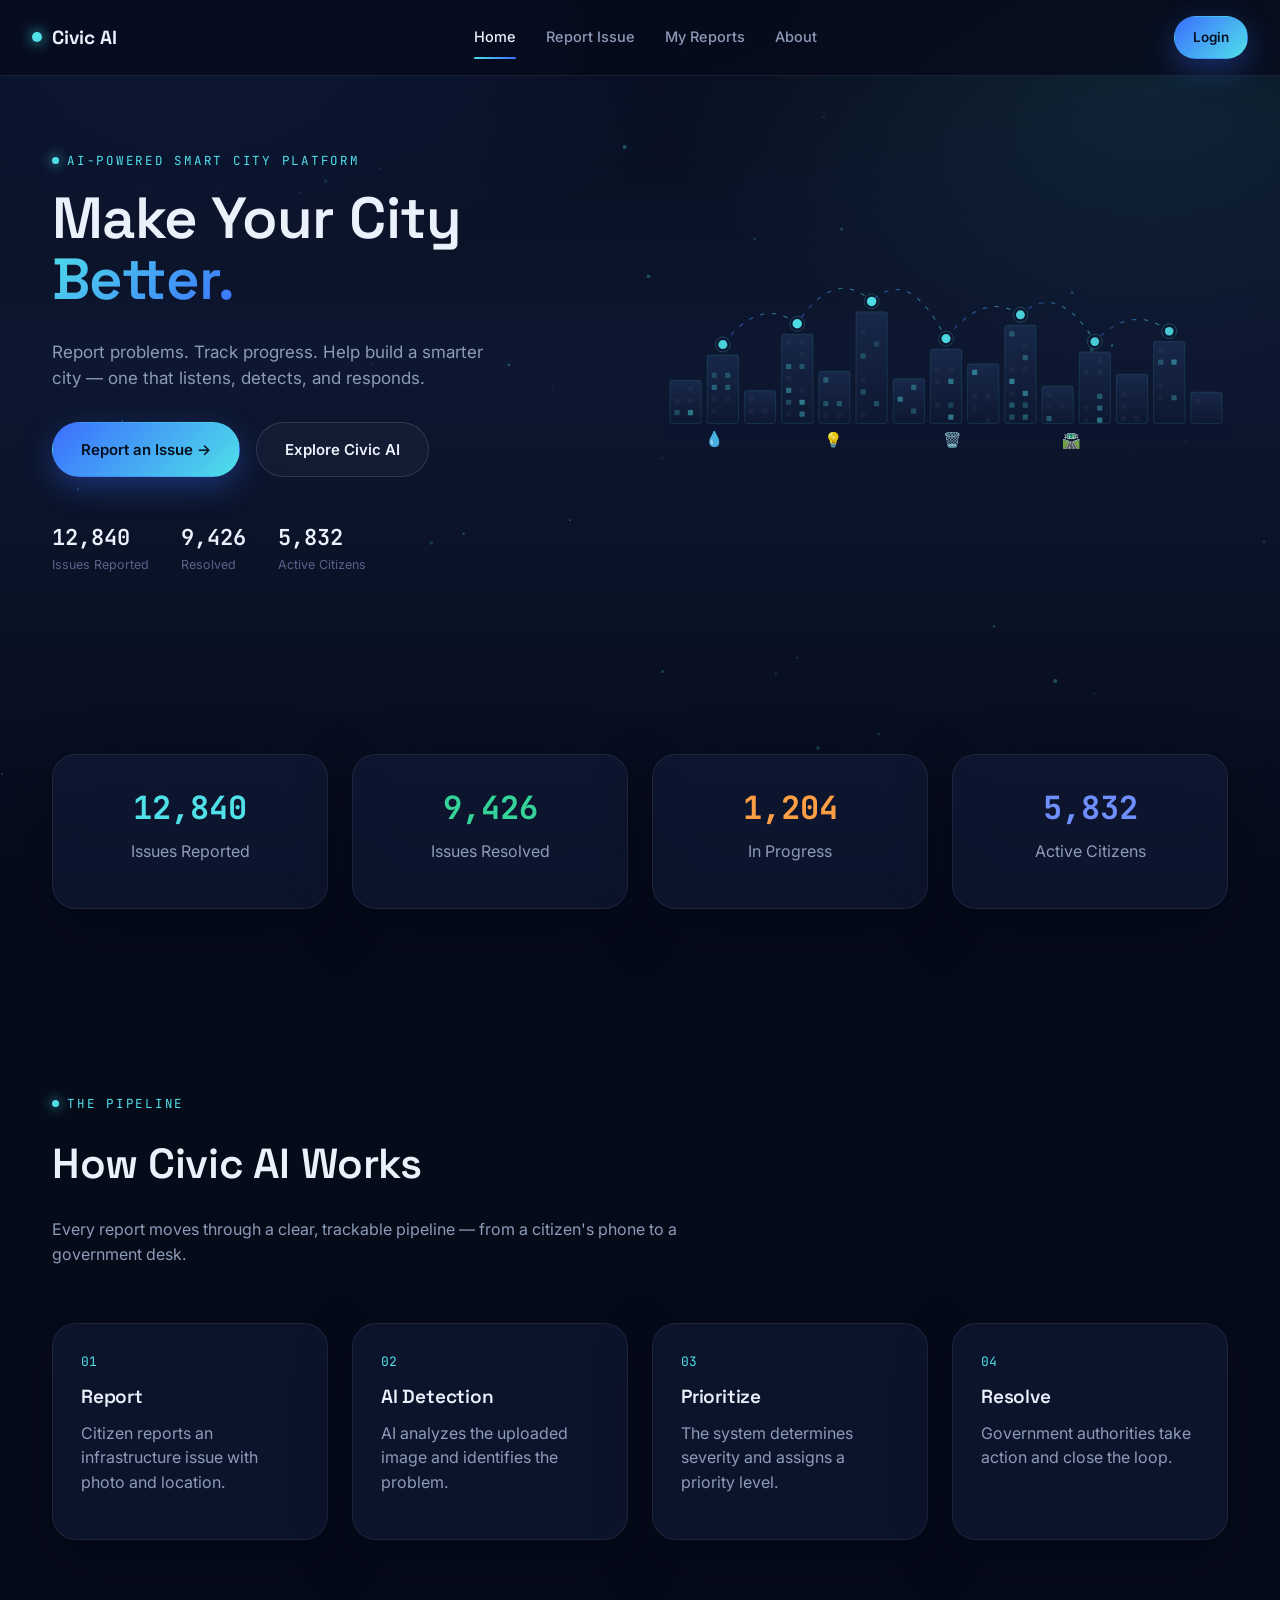
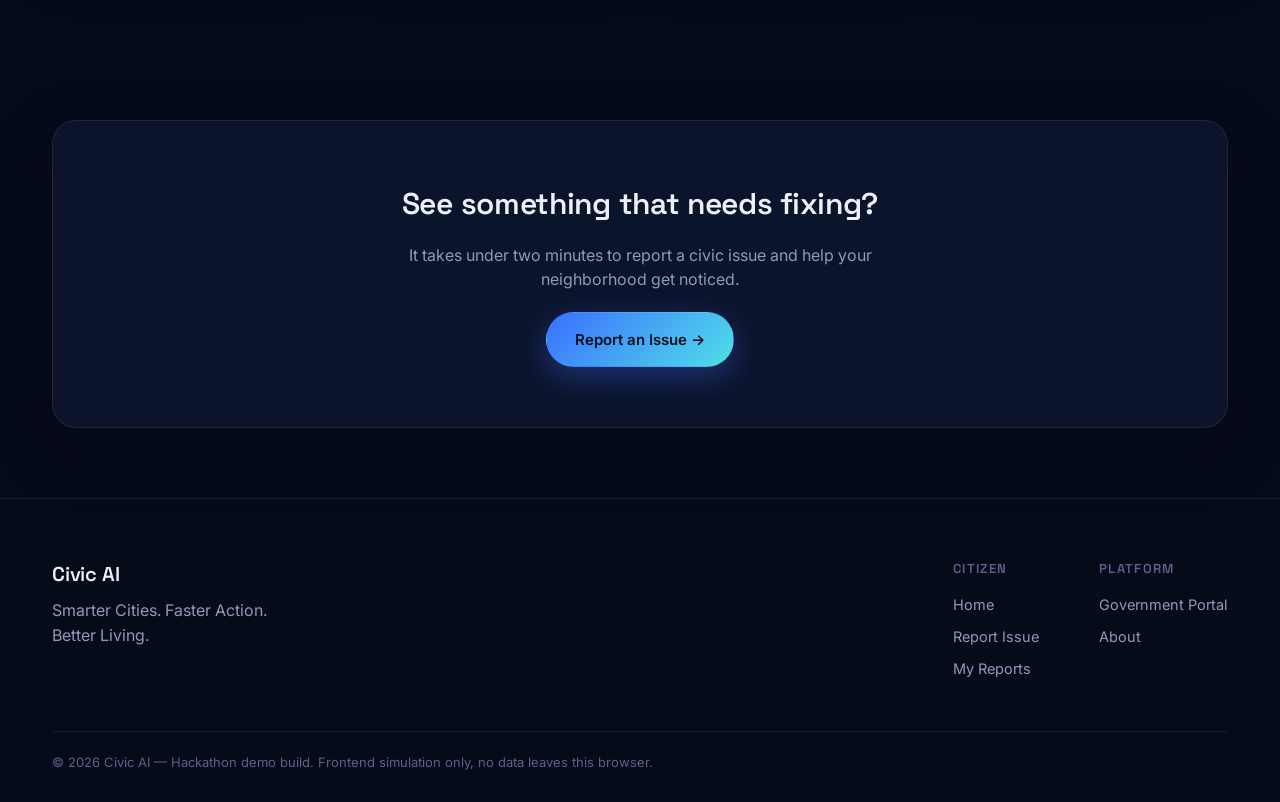
<file: frontend/index.html>
<!DOCTYPE html>
<html lang="en">
<head>
<meta charset="UTF-8">
<meta name="viewport" content="width=device-width, initial-scale=1.0">
<title>Civic AI — Smarter Cities. Faster Action. Better Living.</title>
<link rel="stylesheet" href="css/style.css">
<link rel="stylesheet" href="css/animations.css">
<link rel="stylesheet" href="css/responsive.css">
</head>
<body>
<canvas id="bg-particles"></canvas>
<div id="navbar" data-mode="citizen" data-current="index.html"></div>

<!-- HERO -->
<section class="section" style="padding-top:70px;">
  <div class="container">
    <div class="grid-2" style="align-items:center; gap:60px;">
      <div class="reveal in">
        <div class="eyebrow">AI-Powered Smart City Platform</div>
        <h1 style="font-size:clamp(38px,5vw,58px); line-height:1.05;">Make Your City <span style="background:linear-gradient(135deg,var(--cyan-signal),var(--blue-electric)); -webkit-background-clip:text; background-clip:text; color:transparent;">Better.</span></h1>
        <p style="font-size:17px; max-width:460px; margin-top:16px;">Report problems. Track progress. Help build a smarter city — one that listens, detects, and responds.</p>
        <div class="hero-buttons" style="display:flex; gap:16px; margin-top:30px;">
          <a href="report.html" class="btn btn-primary">Report an Issue →</a>
          <a href="#how-it-works" class="btn btn-ghost">Explore Civic AI</a>
        </div>
        <div style="display:flex; gap:32px; margin-top:44px;">
          <div><div class="mono" style="font-size:22px; font-weight:600;" data-count="12840">0</div><div style="font-size:12.5px;color:var(--gray-mist-dim);">Issues Reported</div></div>
          <div><div class="mono" style="font-size:22px; font-weight:600;" data-count="9426">0</div><div style="font-size:12.5px;color:var(--gray-mist-dim);">Resolved</div></div>
          <div><div class="mono" style="font-size:22px; font-weight:600;" data-count="5832">0</div><div style="font-size:12.5px;color:var(--gray-mist-dim);">Active Citizens</div></div>
        </div>
      </div>
      <div class="reveal in floaty" id="heroCity" style="min-width:0;"></div>
    </div>
  </div>
</section>

<!-- STATS -->
<section class="section-tight">
  <div class="container">
    <div class="grid-4 reveal-stagger in">
      <div class="glass card text-center">
        <div class="mono" style="font-size:32px;font-weight:700;color:var(--cyan-signal);" data-count="12840">0</div>
        <p style="margin-top:6px;">Issues Reported</p>
      </div>
      <div class="glass card text-center">
        <div class="mono" style="font-size:32px;font-weight:700;color:var(--green-good);" data-count="9426">0</div>
        <p style="margin-top:6px;">Issues Resolved</p>
      </div>
      <div class="glass card text-center">
        <div class="mono" style="font-size:32px;font-weight:700;color:var(--amber-warn);" data-count="1204">0</div>
        <p style="margin-top:6px;">In Progress</p>
      </div>
      <div class="glass card text-center">
        <div class="mono" style="font-size:32px;font-weight:700;color:var(--blue-electric-soft);" data-count="5832">0</div>
        <p style="margin-top:6px;">Active Citizens</p>
      </div>
    </div>
  </div>
</section>

<!-- HOW IT WORKS -->
<section class="section" id="how-it-works">
  <div class="container">
    <div class="section-head reveal">
      <div class="eyebrow">The Pipeline</div>
      <h2>How Civic AI Works</h2>
      <p>Every report moves through a clear, trackable pipeline — from a citizen's phone to a government desk.</p>
    </div>
    <div class="grid-4 reveal-stagger">
      <div class="glass card">
        <div class="mono" style="color:var(--cyan-signal); font-size:13px;">01</div>
        <h3 style="font-size:19px; margin-top:10px;">Report</h3>
        <p>Citizen reports an infrastructure issue with photo and location.</p>
      </div>
      <div class="glass card">
        <div class="mono" style="color:var(--cyan-signal); font-size:13px;">02</div>
        <h3 style="font-size:19px; margin-top:10px;">AI Detection</h3>
        <p>AI analyzes the uploaded image and identifies the problem.</p>
      </div>
      <div class="glass card">
        <div class="mono" style="color:var(--cyan-signal); font-size:13px;">03</div>
        <h3 style="font-size:19px; margin-top:10px;">Prioritize</h3>
        <p>The system determines severity and assigns a priority level.</p>
      </div>
      <div class="glass card">
        <div class="mono" style="color:var(--cyan-signal); font-size:13px;">04</div>
        <h3 style="font-size:19px; margin-top:10px;">Resolve</h3>
        <p>Government authorities take action and close the loop.</p>
      </div>
    </div>
  </div>
</section>

<!-- CTA -->
<section class="section-tight">
  <div class="container">
    <div class="glass card reveal text-center" style="padding:60px 30px;">
      <h2 style="font-size:30px;">See something that needs fixing?</h2>
      <p style="max-width:480px; margin:0 auto 20px;">It takes under two minutes to report a civic issue and help your neighborhood get noticed.</p>
      <a href="report.html" class="btn btn-primary">Report an Issue →</a>
    </div>
  </div>
</section>

<div id="footer"></div>

<script src="js/main.js"></script>
<script src="js/reports.js"></script>
<script src="js/animations.js"></script>
</body>
</html>
</file>
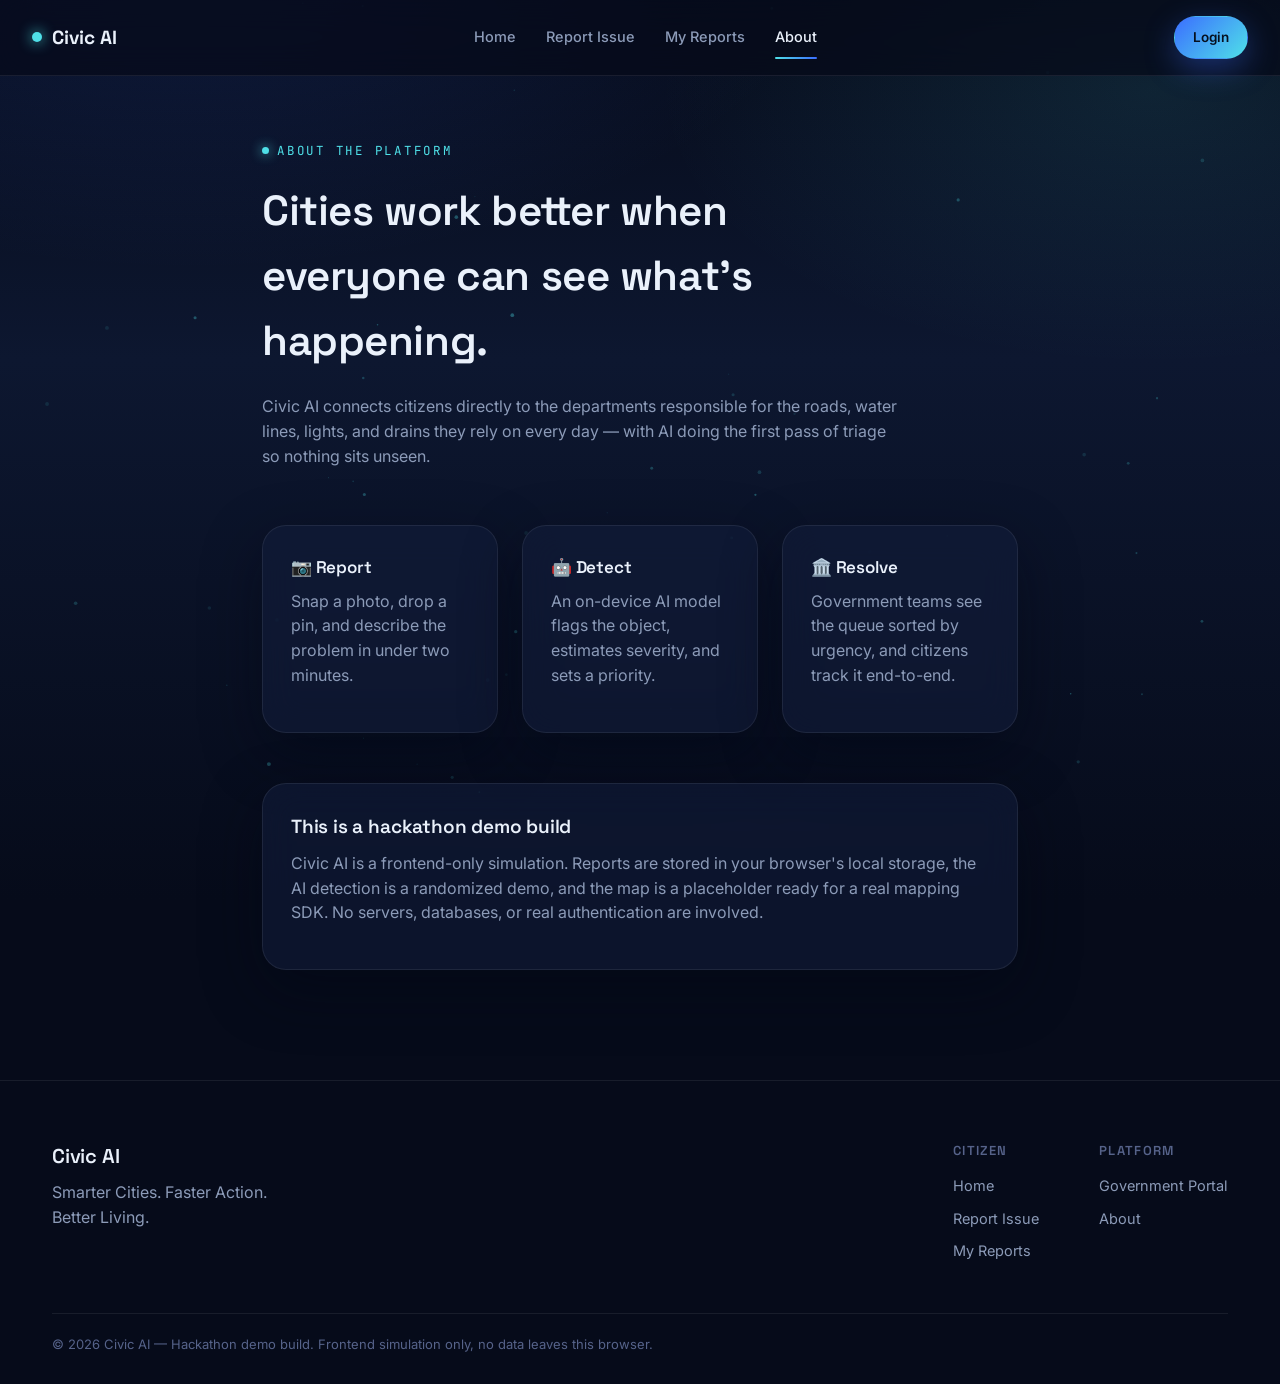
<file: frontend/about.html>
<!DOCTYPE html>
<html lang="en">
<head>
<meta charset="UTF-8">
<meta name="viewport" content="width=device-width, initial-scale=1.0">
<title>About — Civic AI</title>
<link rel="stylesheet" href="css/style.css">
<link rel="stylesheet" href="css/animations.css">
<link rel="stylesheet" href="css/responsive.css">
</head>
<body>
<canvas id="bg-particles"></canvas>
<div id="navbar" data-mode="citizen" data-current="about.html"></div>

<section class="section" style="padding-top:60px;">
  <div class="container" style="max-width:820px;">
    <div class="section-head reveal in">
      <div class="eyebrow">About the Platform</div>
      <h2>Cities work better when everyone can see what's happening.</h2>
      <p>Civic AI connects citizens directly to the departments responsible for the roads, water lines, lights, and drains they rely on every day — with AI doing the first pass of triage so nothing sits unseen.</p>
    </div>

    <div class="grid-3 reveal-stagger in" style="margin-bottom:50px;">
      <div class="glass card"><h3 style="font-size:17px;">📷 Report</h3><p>Snap a photo, drop a pin, and describe the problem in under two minutes.</p></div>
      <div class="glass card"><h3 style="font-size:17px;">🤖 Detect</h3><p>An on-device AI model flags the object, estimates severity, and sets a priority.</p></div>
      <div class="glass card"><h3 style="font-size:17px;">🏛️ Resolve</h3><p>Government teams see the queue sorted by urgency, and citizens track it end-to-end.</p></div>
    </div>

    <div class="glass card reveal in">
      <h3 style="font-size:19px;">This is a hackathon demo build</h3>
      <p>Civic AI is a frontend-only simulation. Reports are stored in your browser's local storage, the AI detection is a randomized demo, and the map is a placeholder ready for a real mapping SDK. No servers, databases, or real authentication are involved.</p>
    </div>
  </div>
</section>

<div id="footer"></div>
<script src="js/main.js"></script>
</body>
</html>
</file>
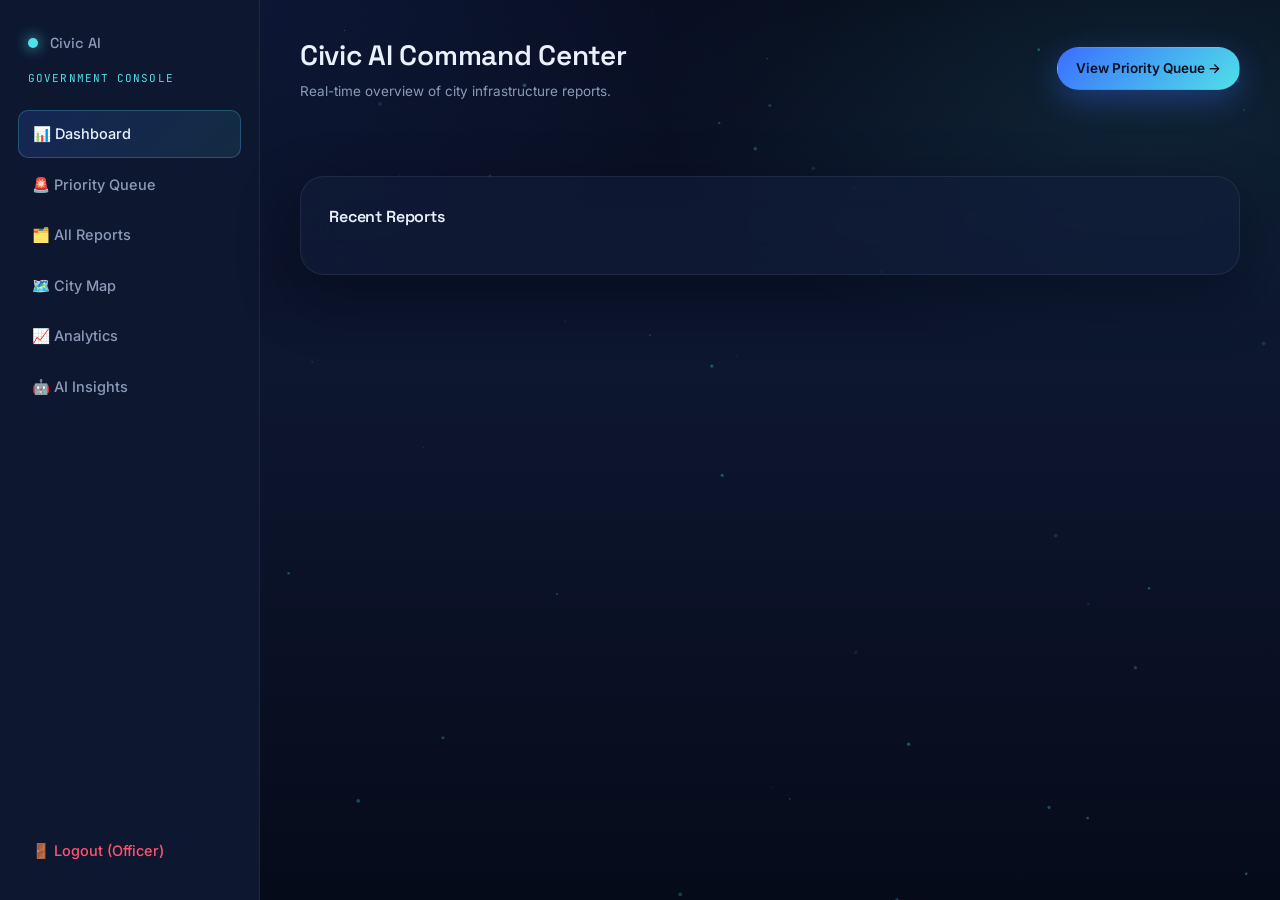
<file: frontend/admin-dashboard.html>
<!DOCTYPE html>
<html lang="en">
<head>
<meta charset="UTF-8">
<meta name="viewport" content="width=device-width, initial-scale=1.0">
<title>Command Center — Civic AI Government Console</title>
<link rel="stylesheet" href="css/style.css">
<link rel="stylesheet" href="css/animations.css">
<link rel="stylesheet" href="css/responsive.css">
<link rel="stylesheet" href="css/admin.css">
</head>
<body>
<canvas id="bg-particles"></canvas>
<div class="admin-layout">
  <aside class="admin-sidebar" id="adminSidebar" data-current="admin-dashboard.html"></aside>
  <main class="admin-content">
    <div class="admin-topbar">
      <div>
        <button class="hamburger" id="sidebarToggle"><span></span><span></span><span></span></button>
        <h1>Civic AI Command Center</h1>
        <p>Real-time overview of city infrastructure reports.</p>
      </div>
      <a href="priority.html" class="btn btn-primary btn-sm">View Priority Queue →</a>
    </div>

    <div class="grid-3" id="dashStats" style="grid-template-columns:repeat(3,1fr); margin-bottom:40px;"></div>

    <div class="glass card reveal in">
      <h3 style="font-size:16px; margin-bottom:16px;">Recent Reports</h3>
      <div id="dashRecent"></div>
    </div>
  </main>
</div>

<script src="js/main.js"></script>
<script src="js/reports.js"></script>
<script src="js/admin.js"></script>
</body>
</html>
</file>
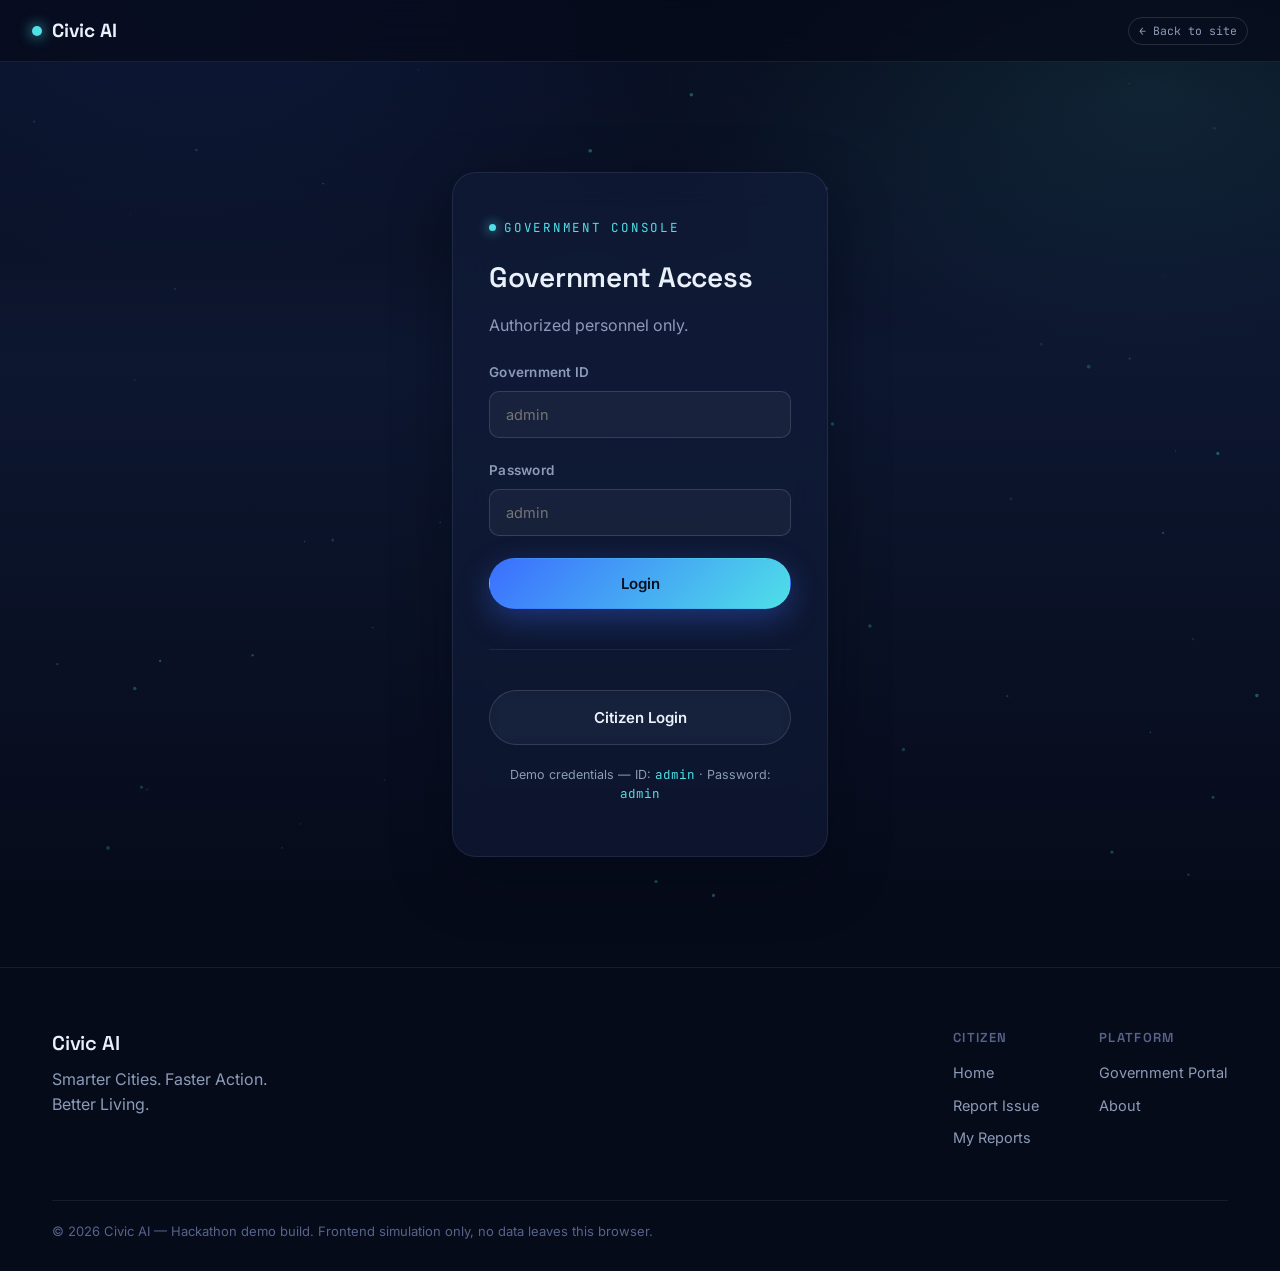
<file: frontend/admin-login.html>
<!DOCTYPE html>
<html lang="en">
<head>
<meta charset="UTF-8">
<meta name="viewport" content="width=device-width, initial-scale=1.0">
<title>Government Access — Civic AI</title>
<link rel="stylesheet" href="css/style.css">
<link rel="stylesheet" href="css/animations.css">
<link rel="stylesheet" href="css/responsive.css">
</head>
<body>
<canvas id="bg-particles"></canvas>
<div id="navbar" data-mode="bare"></div>

<section class="section" style="min-height:82vh; display:flex; align-items:center;">
  <div class="container" style="max-width:440px;">
    <div class="glass card reveal in" style="padding:40px 36px;">
      <div class="eyebrow">Government Console</div>
      <h2 style="font-size:28px;">Government Access</h2>
      <p style="margin-bottom:24px;">Authorized personnel only.</p>

      <form id="adminLoginForm">
        <div class="field">
          <label for="govId">Government ID</label>
          <input type="text" id="govId" placeholder="admin" required>
        </div>
        <div class="field">
          <label for="govPassword">Password</label>
          <input type="password" id="govPassword" placeholder="admin" required>
        </div>
        <button type="submit" id="adminLoginBtn" class="btn btn-primary btn-block">Login</button>
      </form>

      <div class="divider"></div>
      <a href="login.html" class="btn btn-ghost btn-block">Citizen Login</a>
      <p style="text-align:center; margin-top:20px; font-size:12.5px;">Demo credentials — ID: <span class="mono" style="color:var(--cyan-signal);">admin</span> · Password: <span class="mono" style="color:var(--cyan-signal);">admin</span></p>
    </div>
  </div>
</section>

<div id="footer"></div>
<script src="js/main.js"></script>
<script src="js/auth.js"></script>
</body>
</html>
</file>
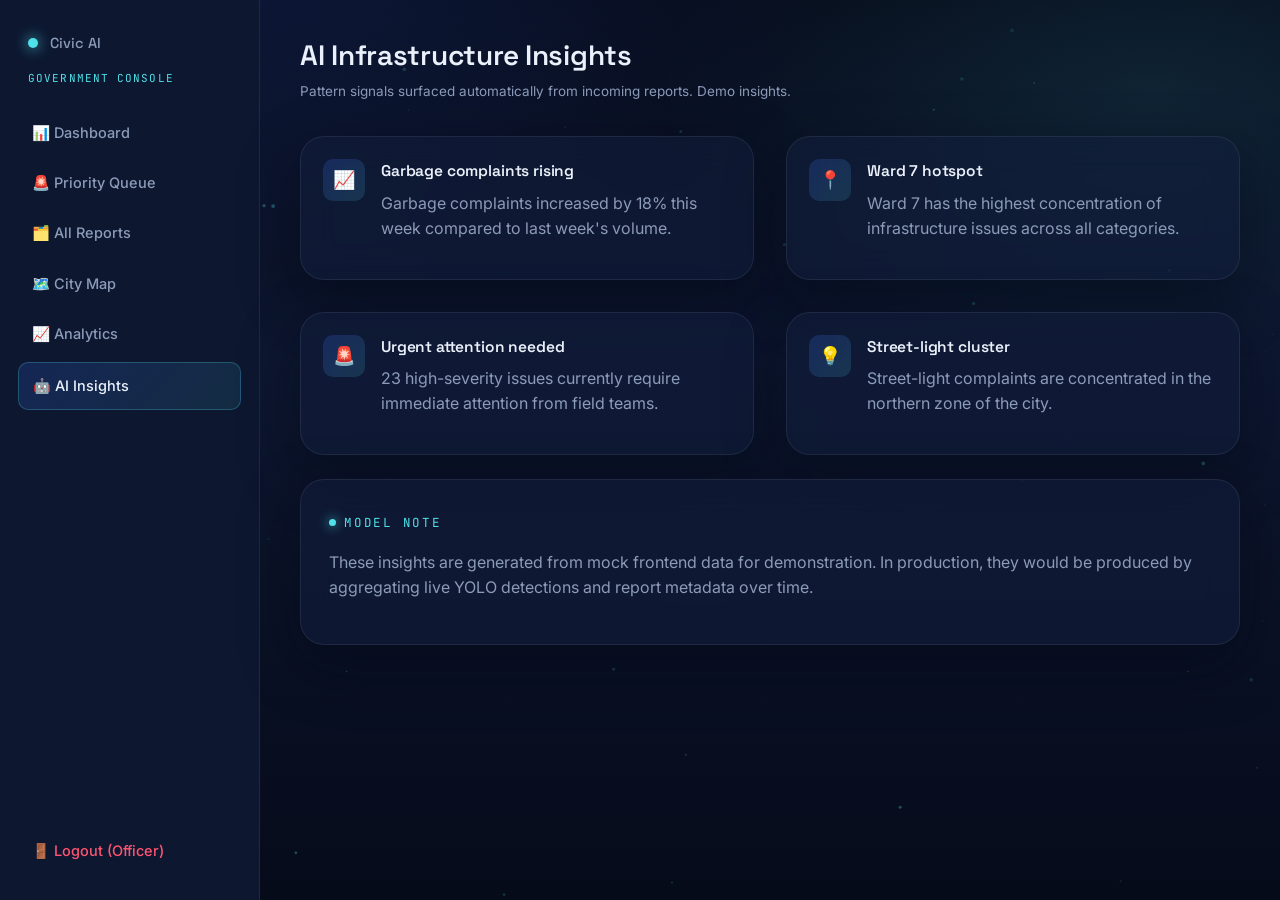
<file: frontend/ai-insights.html>
<!DOCTYPE html>
<html lang="en">
<head>
<meta charset="UTF-8">
<meta name="viewport" content="width=device-width, initial-scale=1.0">
<title>AI Insights — Civic AI Government Console</title>
<link rel="stylesheet" href="css/style.css">
<link rel="stylesheet" href="css/animations.css">
<link rel="stylesheet" href="css/responsive.css">
<link rel="stylesheet" href="css/admin.css">
</head>
<body>
<canvas id="bg-particles"></canvas>
<div class="admin-layout">
  <aside class="admin-sidebar" id="adminSidebar" data-current="ai-insights.html"></aside>
  <main class="admin-content">
    <div class="admin-topbar">
      <div>
        <button class="hamburger" id="sidebarToggle"><span></span><span></span><span></span></button>
        <h1>AI Infrastructure Insights</h1>
        <p>Pattern signals surfaced automatically from incoming reports. Demo insights.</p>
      </div>
    </div>

    <div class="grid-2">
      <div class="glass insight-card reveal in">
        <div class="insight-icon">📈</div>
        <div><h3 style="font-size:15.5px;">Garbage complaints rising</h3><p>Garbage complaints increased by 18% this week compared to last week's volume.</p></div>
      </div>
      <div class="glass insight-card reveal in">
        <div class="insight-icon">📍</div>
        <div><h3 style="font-size:15.5px;">Ward 7 hotspot</h3><p>Ward 7 has the highest concentration of infrastructure issues across all categories.</p></div>
      </div>
      <div class="glass insight-card reveal in">
        <div class="insight-icon">🚨</div>
        <div><h3 style="font-size:15.5px;">Urgent attention needed</h3><p>23 high-severity issues currently require immediate attention from field teams.</p></div>
      </div>
      <div class="glass insight-card reveal in">
        <div class="insight-icon">💡</div>
        <div><h3 style="font-size:15.5px;">Street-light cluster</h3><p>Street-light complaints are concentrated in the northern zone of the city.</p></div>
      </div>
    </div>

    <div class="glass card reveal in" style="margin-top:24px;">
      <div class="eyebrow">Model Note</div>
      <p>These insights are generated from mock frontend data for demonstration. In production, they would be produced by aggregating live YOLO detections and report metadata over time.</p>
    </div>
  </main>
</div>

<script src="js/main.js"></script>
<script src="js/reports.js"></script>
<script src="js/admin.js"></script>
</body>
</html>
</file>
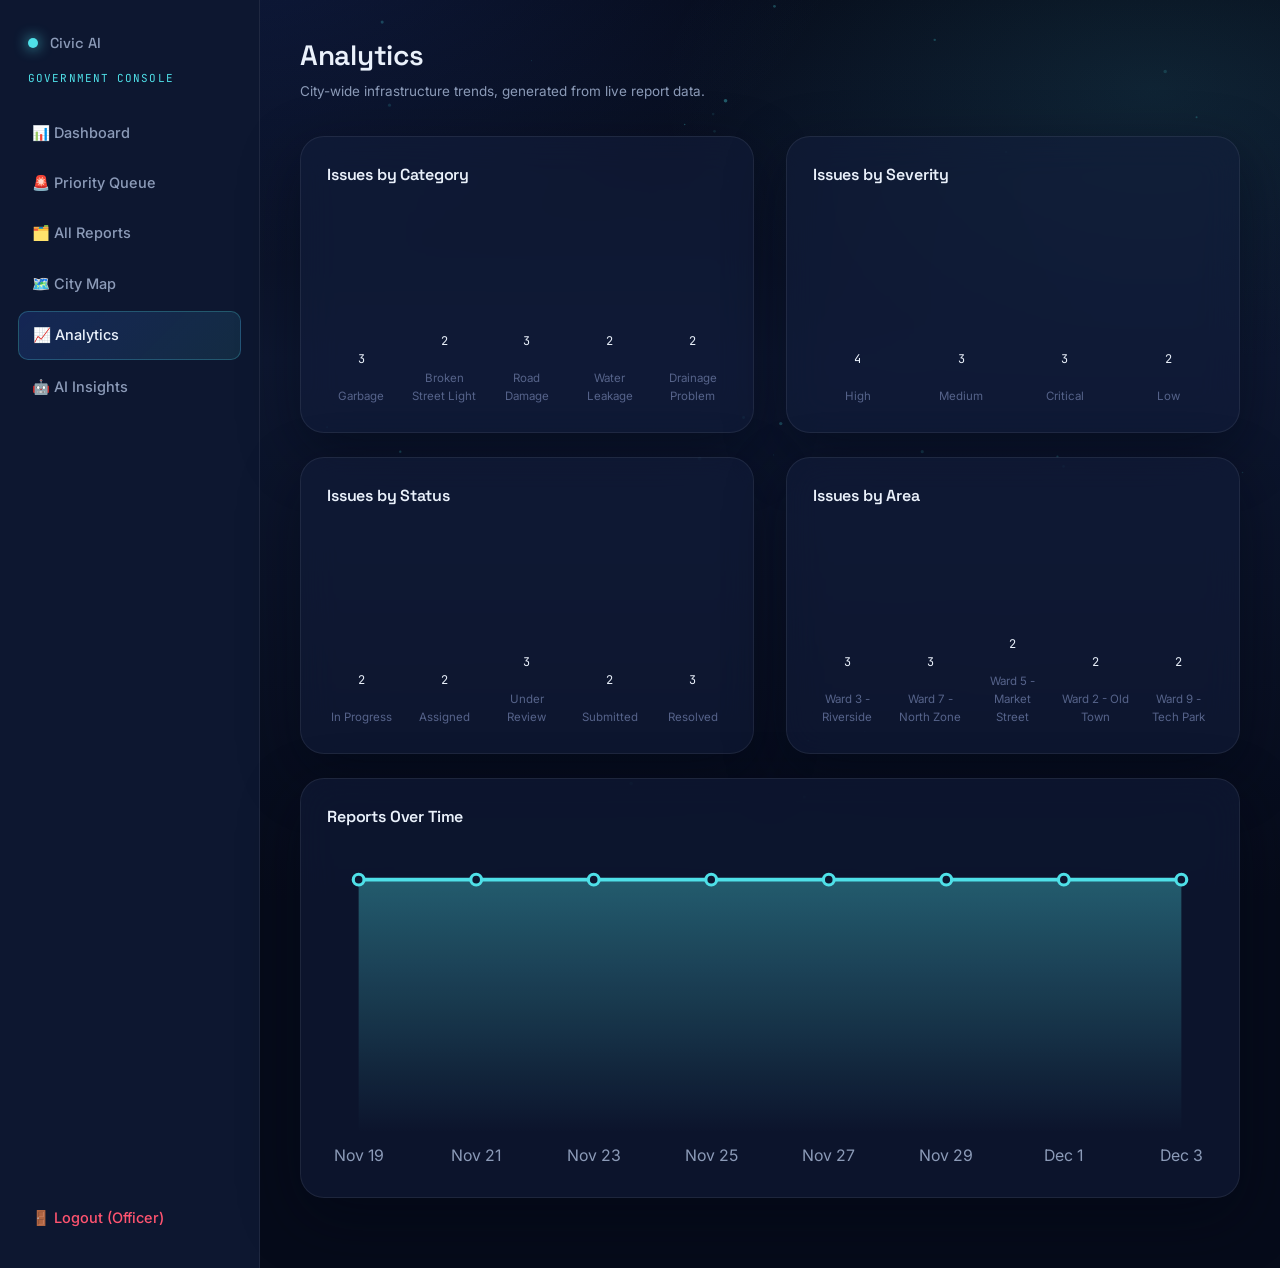
<file: frontend/analytics.html>
<!DOCTYPE html>
<html lang="en">
<head>
<meta charset="UTF-8">
<meta name="viewport" content="width=device-width, initial-scale=1.0">
<title>Analytics — Civic AI Government Console</title>
<link rel="stylesheet" href="css/style.css">
<link rel="stylesheet" href="css/animations.css">
<link rel="stylesheet" href="css/responsive.css">
<link rel="stylesheet" href="css/admin.css">
</head>
<body>
<canvas id="bg-particles"></canvas>
<div class="admin-layout">
  <aside class="admin-sidebar" id="adminSidebar" data-current="analytics.html"></aside>
  <main class="admin-content" id="analyticsPage">
    <div class="admin-topbar">
      <div>
        <button class="hamburger" id="sidebarToggle"><span></span><span></span><span></span></button>
        <h1>Analytics</h1>
        <p>City-wide infrastructure trends, generated from live report data.</p>
      </div>
    </div>

    <div class="grid-2" style="margin-bottom:24px;">
      <div class="glass chart-card">
        <h3>Issues by Category</h3>
        <div class="bar-chart" id="chartCategory"></div>
      </div>
      <div class="glass chart-card">
        <h3>Issues by Severity</h3>
        <div class="bar-chart" id="chartSeverity"></div>
      </div>
    </div>
    <div class="grid-2" style="margin-bottom:24px;">
      <div class="glass chart-card">
        <h3>Issues by Status</h3>
        <div class="bar-chart" id="chartStatus"></div>
      </div>
      <div class="glass chart-card">
        <h3>Issues by Area</h3>
        <div class="bar-chart" id="chartArea"></div>
      </div>
    </div>
    <div class="glass chart-card">
      <h3>Reports Over Time</h3>
      <div id="chartTimeline"></div>
    </div>
  </main>
</div>

<script src="js/main.js"></script>
<script src="js/reports.js"></script>
<script src="js/admin.js"></script>
<script src="js/analytics.js"></script>
</body>
</html>
</file>
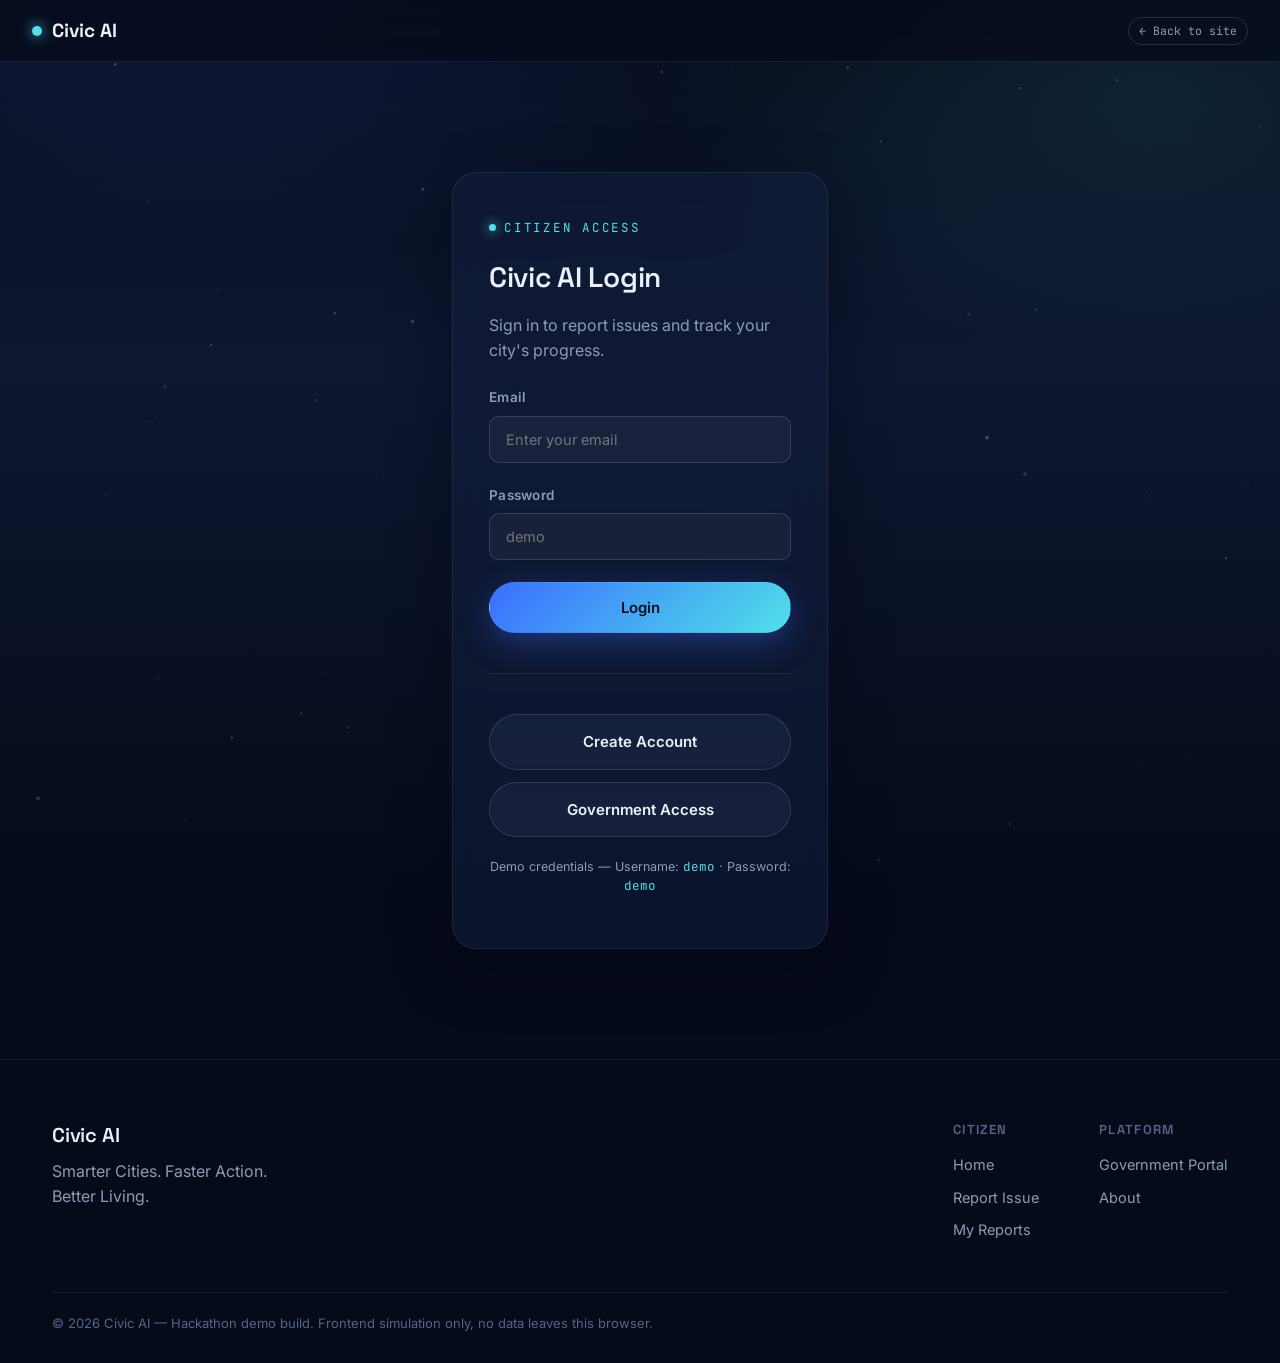
<file: frontend/login.html>
<!DOCTYPE html>
<html lang="en">
<head>
<meta charset="UTF-8">
<meta name="viewport" content="width=device-width, initial-scale=1.0">
<title>Login — Civic AI</title>
<link rel="stylesheet" href="css/style.css">
<link rel="stylesheet" href="css/animations.css">
<link rel="stylesheet" href="css/responsive.css">
</head>
<body>
<canvas id="bg-particles"></canvas>
<div id="navbar" data-mode="bare"></div>

<section class="section" style="min-height:82vh; display:flex; align-items:center;">
  <div class="container" style="max-width:440px;">
    <div class="glass card reveal in" style="padding:40px 36px;">
      <div class="eyebrow">Citizen Access</div>
      <h2 style="font-size:28px;">Civic AI Login</h2>
      <p style="margin-bottom:24px;">Sign in to report issues and track your city's progress.</p>

      <form id="loginForm">
        <div class="field">
          <label for="email">Email</label>
          <input type="email" id="email" placeholder="Enter your email" autocomplete="email" required>
        </div>
        <div class="field">
          <label for="password">Password</label>
          <input type="password" id="password" placeholder="demo" autocomplete="current-password" required>
        </div>
        <button type="submit" id="loginBtn" class="btn btn-primary btn-block">Login</button>
      </form>

      <div class="divider"></div>
      <a href="register.html" class="btn btn-ghost btn-block" style="margin-bottom:12px;">Create Account</a>
      <a href="admin-login.html" class="btn btn-ghost btn-block">Government Access</a>

      <p style="text-align:center; margin-top:20px; font-size:12.5px;">Demo credentials — Username: <span class="mono" style="color:var(--cyan-signal);">demo</span> · Password: <span class="mono" style="color:var(--cyan-signal);">demo</span></p>
    </div>
  </div>
</section>

<div id="footer"></div>
<script src="js/main.js"></script>
<script src="js/auth.js"></script>
</body>
</html>
</file>
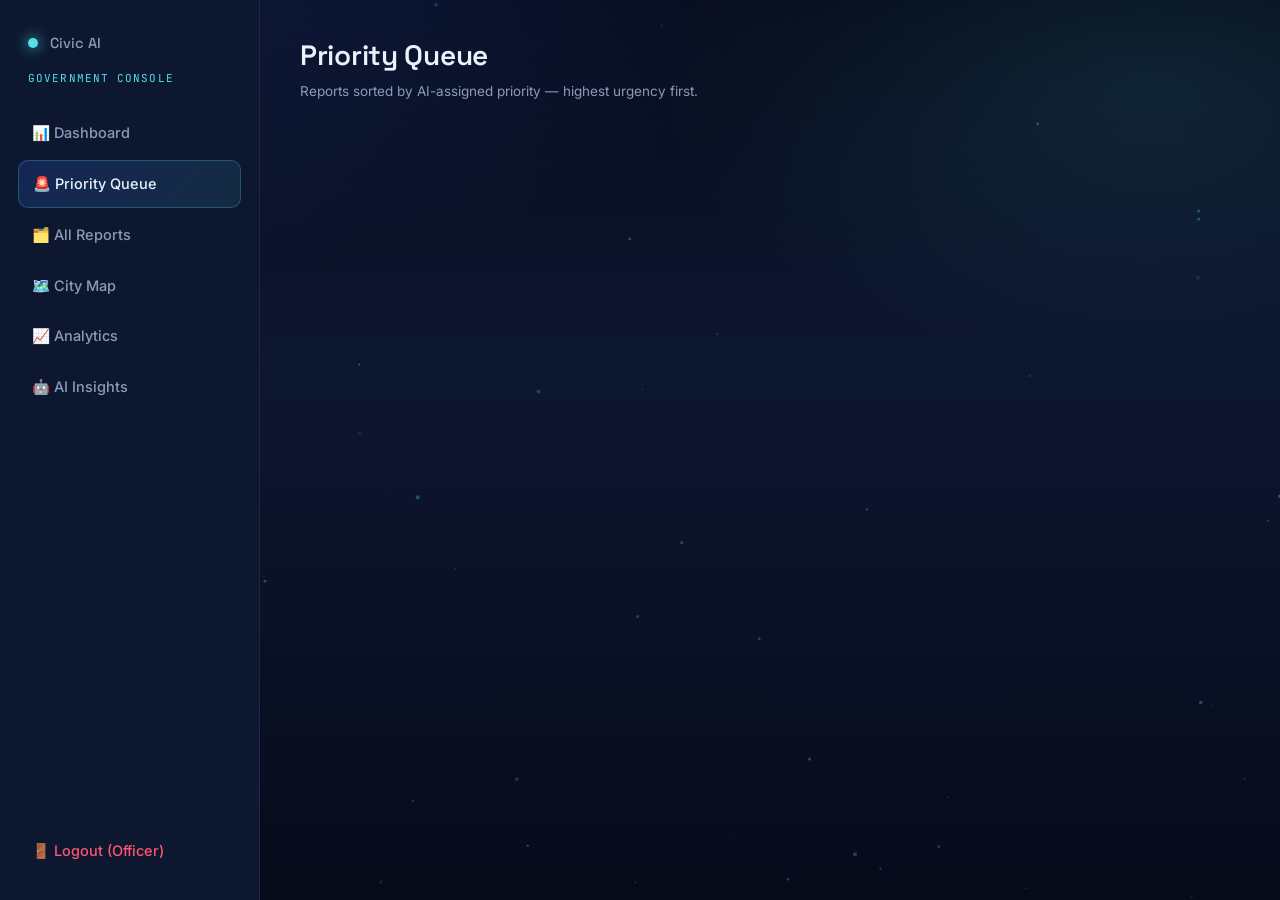
<file: frontend/priority.html>
<!DOCTYPE html>
<html lang="en">
<head>
<meta charset="UTF-8">
<meta name="viewport" content="width=device-width, initial-scale=1.0">
<title>Priority Queue — Civic AI Government Console</title>
<link rel="stylesheet" href="css/style.css">
<link rel="stylesheet" href="css/animations.css">
<link rel="stylesheet" href="css/responsive.css">
<link rel="stylesheet" href="css/admin.css">
</head>
<body>
<canvas id="bg-particles"></canvas>
<div class="admin-layout">
  <aside class="admin-sidebar" id="adminSidebar" data-current="priority.html"></aside>
  <main class="admin-content">
    <div class="admin-topbar">
      <div>
        <button class="hamburger" id="sidebarToggle"><span></span><span></span><span></span></button>
        <h1>Priority Queue</h1>
        <p>Reports sorted by AI-assigned priority — highest urgency first.</p>
      </div>
    </div>
    <div id="priorityQueue"></div>
  </main>
</div>

<script src="js/main.js"></script>
<script src="js/reports.js"></script>
<script src="js/admin.js"></script>
</body>
</html>
</file>
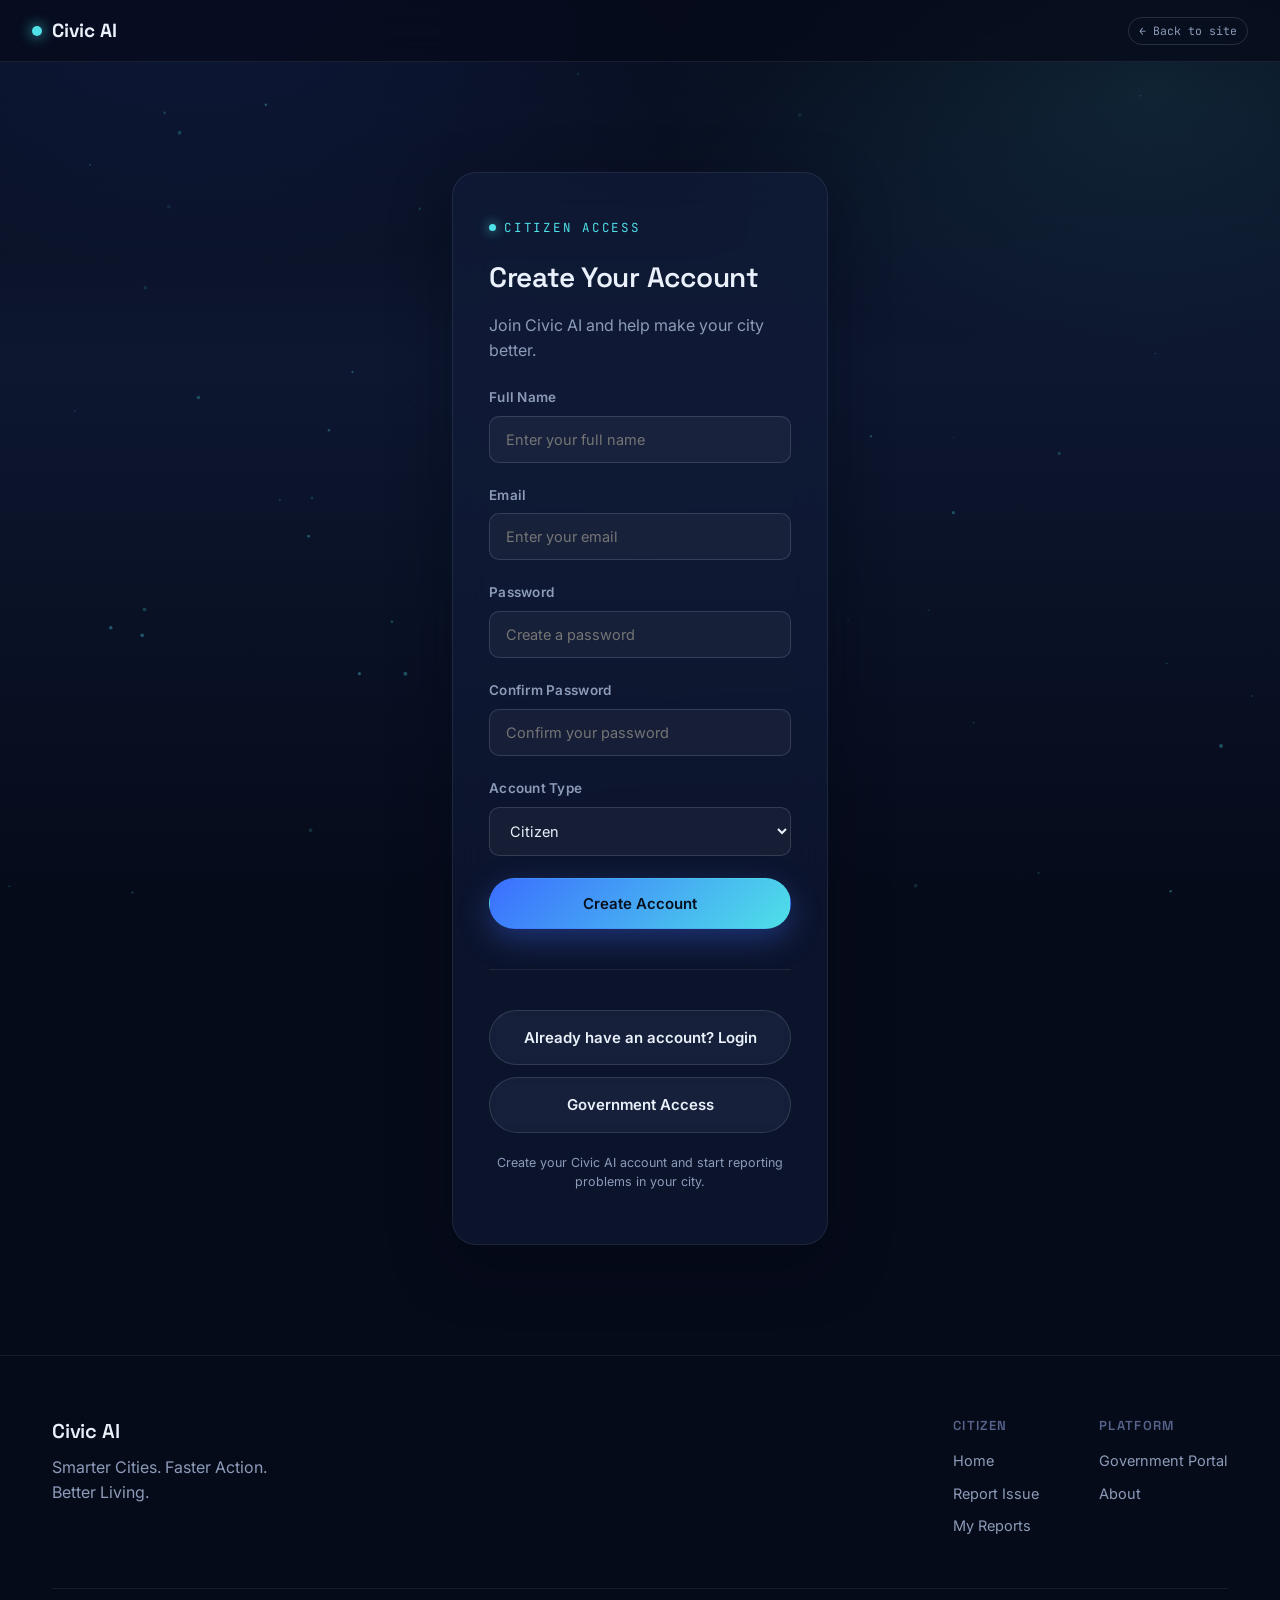
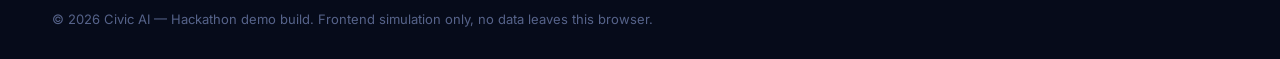
<file: frontend/register.html>
<!DOCTYPE html>
<html lang="en">
<head>
<meta charset="UTF-8">
<meta name="viewport" content="width=device-width, initial-scale=1.0">

<title>Register — Civic AI</title>

<link rel="stylesheet" href="css/style.css">
<link rel="stylesheet" href="css/animations.css">
<link rel="stylesheet" href="css/responsive.css">
</head>

<body>

<canvas id="bg-particles"></canvas>

<div id="navbar" data-mode="bare"></div>

<section class="section" style="min-height:82vh; display:flex; align-items:center;">

  <div class="container" style="max-width:440px;">

    <div class="glass card reveal in" style="padding:40px 36px;">

      <div class="eyebrow">Citizen Access</div>

      <h2 style="font-size:28px;">Create Your Account</h2>

      <p style="margin-bottom:24px;">
        Join Civic AI and help make your city better.
      </p>


      <form id="registerForm">

        <!-- Name -->
        <div class="field">

          <label for="name">Full Name</label>

          <input
            type="text"
            id="name"
            placeholder="Enter your full name"
            autocomplete="name"
            required
          >

        </div>


        <!-- Email -->
        <div class="field">

          <label for="email">Email</label>

          <input
            type="email"
            id="email"
            placeholder="Enter your email"
            autocomplete="email"
            required
          >

        </div>


        <!-- Password -->
        <div class="field">

          <label for="password">Password</label>

          <input
            type="password"
            id="password"
            placeholder="Create a password"
            autocomplete="new-password"
            required
          >

        </div>


        <!-- Confirm Password -->
        <div class="field">

          <label for="confirmPassword">Confirm Password</label>

          <input
            type="password"
            id="confirmPassword"
            placeholder="Confirm your password"
            autocomplete="new-password"
            required
          >

        </div>


        <!-- Role -->
        <div class="field">

          <label for="role">Account Type</label>

          <select id="role" required>

            <option value="citizen">Citizen</option>
            <option value="gov_person">Government</option>

          </select>

        </div>


        <button
          type="submit"
          id="registerBtn"
          class="btn btn-primary btn-block"
        >
          Create Account
        </button>

      </form>


      <div class="divider"></div>


      <a
        href="login.html"
        class="btn btn-ghost btn-block"
      >
        Already have an account? Login
      </a>


      <a
        href="admin-login.html"
        class="btn btn-ghost btn-block"
        style="margin-top:12px;"
      >
        Government Access
      </a>


      <p
        style="
          text-align:center;
          margin-top:20px;
          font-size:12.5px;
        "
      >
        Create your Civic AI account and start reporting
        problems in your city.
      </p>

    </div>

  </div>

</section>

<div id="footer"></div>

<script src="js/main.js"></script>
<script src="js/register.js"></script>

</body>
</html>
</file>
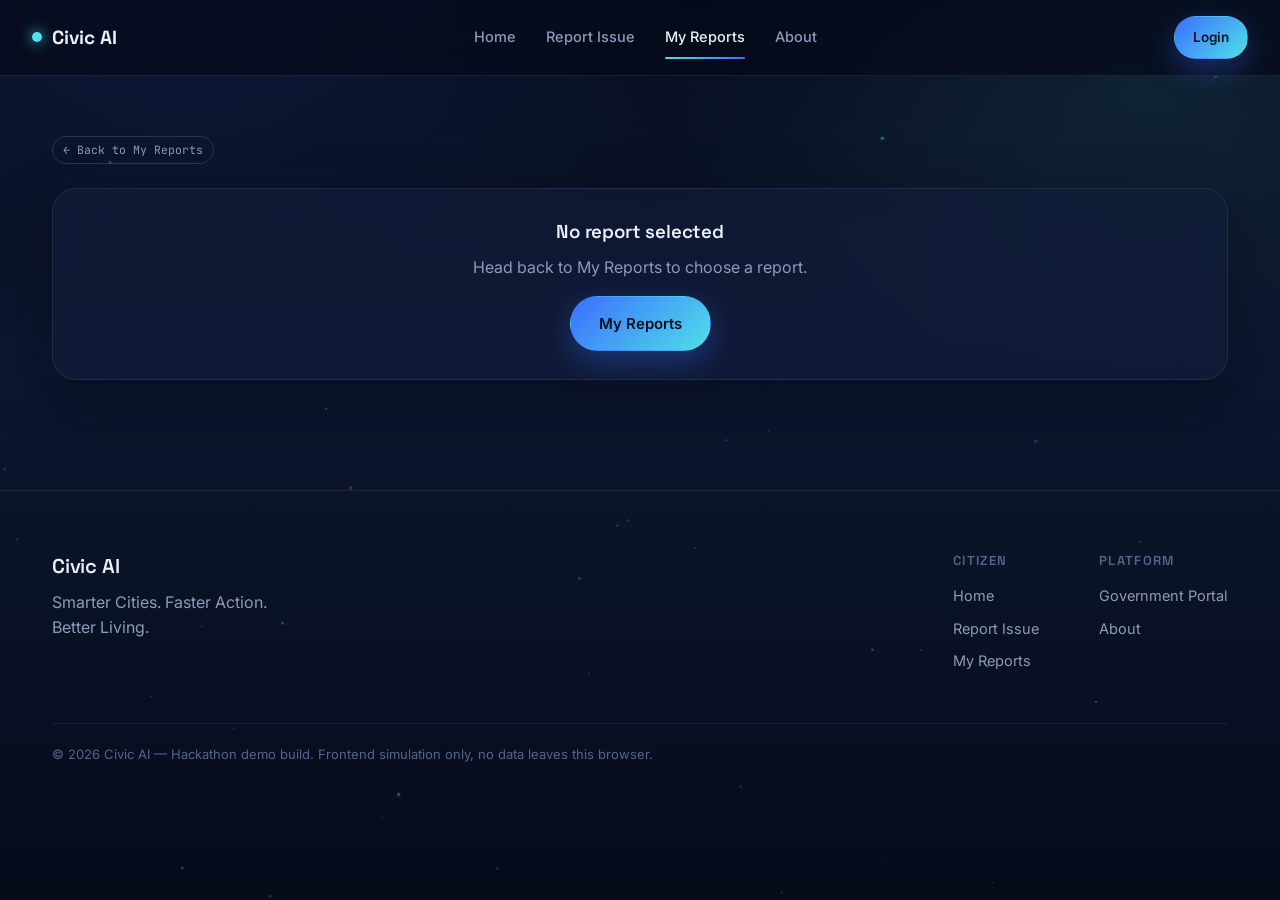
<file: frontend/report-details.html>
<!DOCTYPE html>
<html lang="en">
<head>
<meta charset="UTF-8">
<meta name="viewport" content="width=device-width, initial-scale=1.0">
<title>Report Details — Civic AI</title>
<link rel="stylesheet" href="css/style.css">
<link rel="stylesheet" href="css/animations.css">
<link rel="stylesheet" href="css/responsive.css">
</head>
<body>
<canvas id="bg-particles"></canvas>
<div id="navbar" data-mode="citizen" data-current="reports.html"></div>

<section class="section" style="padding-top:60px;">
  <div class="container">
    <a href="reports.html" class="tag" style="margin-bottom:24px; display:inline-block;">← Back to My Reports</a>
    <div id="reportDetailWrap"></div>
  </div>
</section>

<div id="footer"></div>
<script src="js/main.js"></script>
<script src="js/reports.js"></script>
</body>
</html>
</file>
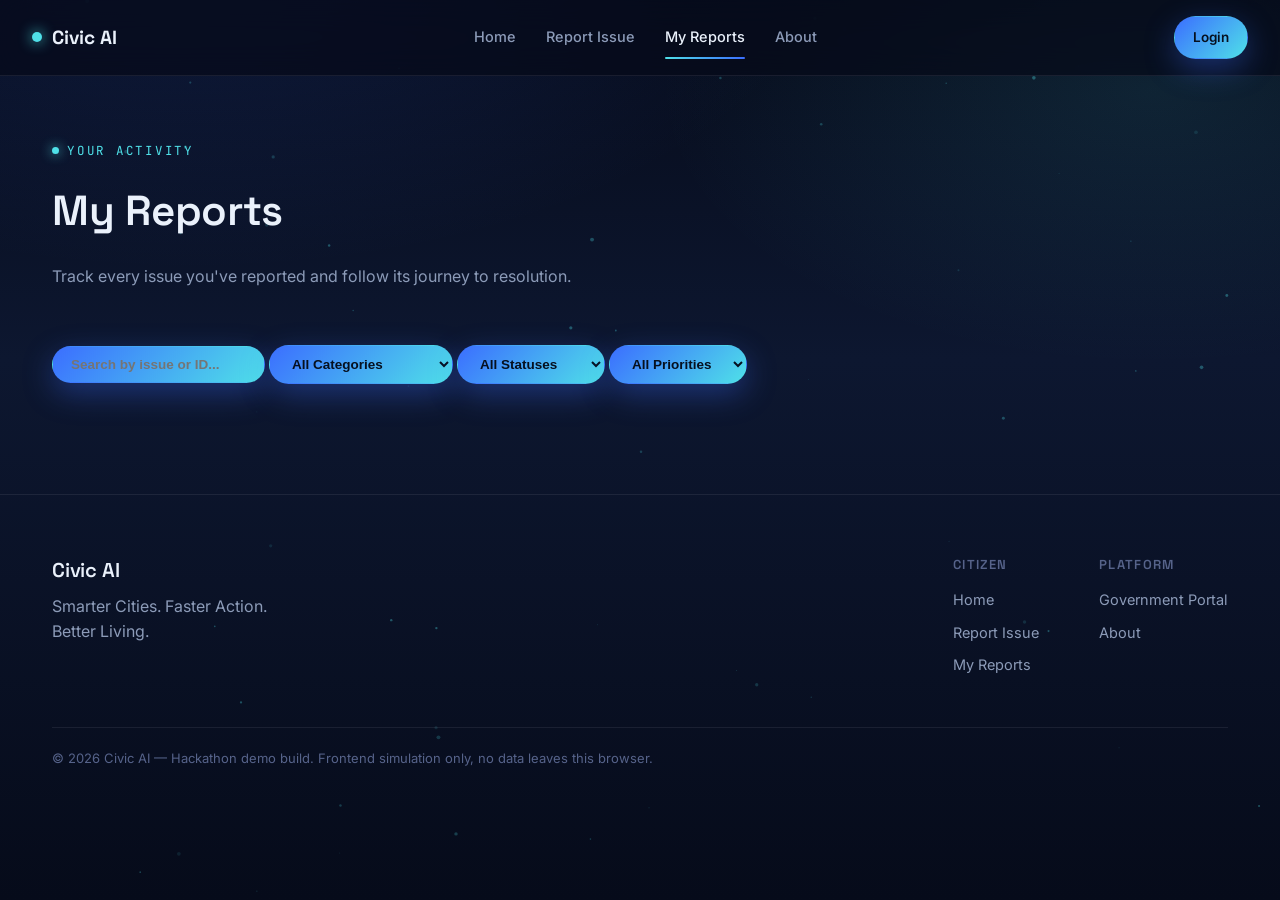
<file: frontend/reports.html>
<!DOCTYPE html>
<html lang="en">
<head>
<meta charset="UTF-8">
<meta name="viewport" content="width=device-width, initial-scale=1.0">
<title>My Reports — Civic AI</title>
<link rel="stylesheet" href="css/style.css">
<link rel="stylesheet" href="css/animations.css">
<link rel="stylesheet" href="css/responsive.css">
</head>
<body>
<canvas id="bg-particles"></canvas>
<div id="navbar" data-mode="citizen" data-current="reports.html"></div>

<section class="section" style="padding-top:60px;">
  <div class="container">
    <div class="section-head reveal in">
      <div class="eyebrow">Your Activity</div>
      <h2>My Reports</h2>
      <p>Track every issue you've reported and follow its journey to resolution.</p>
    </div>

    <div class="filters-bar reveal in">
      <input type="text" id="searchInput" placeholder="Search by issue or ID..." class="btn btn-primary btn-sm">
      <select id="categoryFilter"class="btn btn-primary btn-sm">
        <option value="">All Categories</option>
        <option>Water Leakage</option><option>Garbage</option><option>Broken Street Light</option>
        <option>Road Damage</option><option>Drainage Problem</option><option>Other</option>
      </select>
      <select id="statusFilter" class="btn btn-primary btn-sm">
        <option value="">All Statuses</option>
        <option>Submitted</option><option>Under Review</option><option>Assigned</option>
        <option>In Progress</option><option>Resolved</option><option>Rejected</option>
      </select>
      <select id="priorityFilter"class="btn btn-primary btn-sm">
        <option value="">All Priorities</option>
        <option>High</option><option>Medium</option><option>Low</option>
      </select>
    </div>

    <div id="reportsList"></div>

    <div id="emptyState" class="glass card text-center" style="display:none; padding:60px 30px;">
      <div style="font-size:36px;">📭</div>
      <h3>No reports yet.</h3>
      <p style="max-width:400px; margin:0 auto 16px;">See something that needs attention? Report it and help improve your city.</p>
      <a href="report.html" class="btn btn-primary">Report an Issue →</a>
    </div>
  </div>
</section>

<div id="footer"></div>
<script src="js/main.js"></script>
<script src="js/reports.js"></script>
</body>
</html>
</file>
<file: frontend/css/style.css>
/* ============================================================
   CIVIC AI — Design Tokens & Base
   ============================================================ */

@import url('https://fonts.googleapis.com/css2?family=Space+Grotesk:wght@400;500;600;700&family=Inter:wght@400;500;600;700&family=JetBrains+Mono:wght@400;500;600&display=swap');

:root{
  /* Palette */
  --navy-deep:   #060b1a;
  --navy-mid:    #0d1730;
  --navy-card:   #101c3a;
  --navy-card-2: #142244;
  --blue-electric: #3b6eff;
  --blue-electric-soft: #6f8fff;
  --cyan-signal: #4fe0e8;
  --teal-infra:  #17a697;
  --white-soft:  #eaf1fb;
  --gray-mist:   #8c9bb8;
  --gray-mist-dim: #56638a;
  --amber-warn:  #ff9f45;
  --red-critical:#ff5470;
  --green-good:  #35d399;
  --yellow-med:  #ffd166;

  --line: rgba(234,241,251,0.08);
  --line-strong: rgba(234,241,251,0.14);
  --glass: rgba(19,30,61,0.55);
  --glass-hi: rgba(24,38,74,0.7);

  --font-display: 'Space Grotesk', sans-serif;
  --font-body: 'Inter', sans-serif;
  --font-mono: 'JetBrains Mono', monospace;

  --radius-sm: 10px;
  --radius-md: 16px;
  --radius-lg: 24px;
  --radius-pill: 999px;

  --shadow-soft: 0 20px 60px rgba(3,7,20,0.45);
  --shadow-glow-cyan: 0 0 40px rgba(79,224,232,0.25);
  --shadow-glow-blue: 0 0 40px rgba(59,110,255,0.25);

  --ease: cubic-bezier(.22,.9,.3,1);
}

*,*::before,*::after{ box-sizing: border-box; }
html{ scroll-behavior: smooth; }
body{
  margin:0;
  background: var(--navy-deep);
  color: var(--white-soft);
  font-family: var(--font-body);
  line-height: 1.55;
  -webkit-font-smoothing: antialiased;
  overflow-x: hidden;
}
body::before{
  content:"";
  position: fixed; inset:0;
  background:
    radial-gradient(1100px 600px at 15% -10%, rgba(59,110,255,0.16), transparent 60%),
    radial-gradient(900px 500px at 90% 10%, rgba(79,224,232,0.10), transparent 55%),
    linear-gradient(180deg, var(--navy-deep), var(--navy-mid) 40%, var(--navy-deep));
  z-index:-2; pointer-events:none;
}
h1,h2,h3,h4{
  font-family: var(--font-display);
  font-weight:600;
  margin:0 0 .5em;
  letter-spacing: -0.01em;
  color: var(--white-soft);
}
p{ color: var(--gray-mist); margin:0 0 1em; }
a{ color: inherit; text-decoration:none; }
img{ max-width:100%; display:block; }
button{ font-family: var(--font-body); cursor:pointer; }
.mono{ font-family: var(--font-mono); }
.container{ max-width: 1240px; margin:0 auto; padding:0 32px; }
.section{ padding: 110px 0; position:relative; }
.section-tight{ padding: 70px 0; }
.eyebrow{
  display:inline-flex; align-items:center; gap:8px;
  font-family: var(--font-mono); font-size:12.5px; letter-spacing:.14em;
  text-transform:uppercase; color: var(--cyan-signal);
  margin-bottom: 18px;
}
.eyebrow::before{
  content:""; width:7px; height:7px; border-radius:50%;
  background: var(--cyan-signal); box-shadow: 0 0 12px var(--cyan-signal);
}
.section-head{ max-width: 640px; margin-bottom: 56px; }
.section-head h2{ font-size: clamp(28px, 3.4vw, 42px); }
.section-head p{ font-size: 16px; }

/* ---------- Buttons ---------- */
.btn{
  display:inline-flex; align-items:center; justify-content:center; gap:10px;
  padding: 15px 28px; border-radius: var(--radius-pill);
  font-weight:600; font-size:15px; border:1px solid transparent;
  transition: transform .35s var(--ease), box-shadow .35s var(--ease), background .35s var(--ease);
  white-space:nowrap;
}
.btn-primary{
  background: linear-gradient(135deg, var(--blue-electric), var(--cyan-signal));
  color:#06101f;
  box-shadow: 0 10px 30px rgba(59,110,255,0.35);
}
.btn-primary:hover{ transform: translateY(-2px); box-shadow: 0 16px 40px rgba(79,224,232,0.4); }
.btn-ghost{
  background: rgba(234,241,251,0.03);
  border-color: var(--line-strong);
  color: var(--white-soft);
  backdrop-filter: blur(6px);
}
.btn-ghost:hover{ background: rgba(234,241,251,0.08); transform: translateY(-2px); }
.btn-block{ width:100%; }
.btn-sm{ padding:10px 18px; font-size:13.5px; }
.btn-danger{ background: linear-gradient(135deg, var(--red-critical), #ff8ba1); color:#2b0410;}

/* ---------- Glass cards ---------- */
.glass{
  background: var(--glass);
  border: 1px solid var(--line);
  border-radius: var(--radius-lg);
  backdrop-filter: blur(18px);
  -webkit-backdrop-filter: blur(18px);
  box-shadow: var(--shadow-soft);
}
.card{
  padding: 28px;
  transition: transform .4s var(--ease), border-color .4s var(--ease), box-shadow .4s var(--ease);
}
.card:hover{ transform: translateY(-6px); border-color: rgba(79,224,232,0.3); }

/* ---------- Navbar ---------- */
#navbar{ position: sticky; top:0; z-index: 500; }
.nav{
  display:flex; align-items:center; justify-content:space-between;
  padding: 16px 32px;
  background: rgba(6,11,26,0.72);
  backdrop-filter: blur(16px);
  border-bottom: 1px solid var(--line);
}
.nav-inner{ max-width:1240px; margin:0 auto; width:100%; display:flex; align-items:center; justify-content:space-between; }
.brand{ display:flex; align-items:center; gap:10px; font-family: var(--font-display); font-weight:700; font-size:19px; }
.brand .dot{
  width:10px; height:10px; border-radius:50%;
  background: var(--cyan-signal); box-shadow: 0 0 14px var(--cyan-signal);
  animation: pulseDot 2.4s ease-in-out infinite;
}
.nav-links{ display:flex; align-items:center; gap:30px; }
.nav-links a{
  font-size:14.5px; color: var(--gray-mist); font-weight:500;
  position:relative; padding:6px 0; transition: color .25s;
}
.nav-links a:hover, .nav-links a.active{ color: var(--white-soft); }
.nav-links a.active::after{
  content:""; position:absolute; left:0; right:0; bottom:-4px; height:2px;
  background: linear-gradient(90deg, var(--cyan-signal), var(--blue-electric));
  border-radius:2px;
}
.nav-right{ display:flex; align-items:center; gap:16px; }
.nav-user{ font-size:14px; color:var(--gray-mist); }
.nav-user b{ color: var(--white-soft); }
.hamburger{ display:none; flex-direction:column; gap:5px; background:none; border:none; padding:6px; }
.hamburger span{ width:22px; height:2px; background: var(--white-soft); border-radius:2px; }
.mobile-menu{ display:none; }

/* ---------- Footer ---------- */
#footer{ border-top: 1px solid var(--line); padding: 60px 0 30px; }
.footer-grid{ display:flex; justify-content:space-between; flex-wrap:wrap; gap:40px; }
.footer-brand h3{ font-size:20px; margin-bottom:8px; }
.footer-links{ display:flex; gap:60px; flex-wrap:wrap; }
.footer-col h4{ font-size:13px; text-transform:uppercase; letter-spacing:.1em; color:var(--gray-mist-dim); margin-bottom:14px; }
.footer-col a{ display:block; color:var(--gray-mist); font-size:14.5px; margin-bottom:10px; transition:color .2s; }
.footer-col a:hover{ color: var(--cyan-signal); }
.footer-bottom{ margin-top:40px; padding-top:20px; border-top:1px solid var(--line); font-size:13px; color:var(--gray-mist-dim); }

/* ---------- Forms ---------- */
.field{ margin-bottom: 22px; }
.field label{ display:block; font-size:13.5px; font-weight:600; color: var(--gray-mist); margin-bottom:8px; letter-spacing:.02em; }
.field input, .field textarea, .field select{
  width:100%; padding:14px 16px; border-radius: var(--radius-sm);
  background: rgba(234,241,251,0.04); border:1px solid var(--line-strong);
  color: var(--white-soft); font-family: var(--font-body); font-size:14.5px;
  transition: border-color .25s, box-shadow .25s;
}
.field input:focus, .field textarea:focus, .field select:focus{
  outline:none; border-color: var(--cyan-signal);
  box-shadow: 0 0 0 3px rgba(79,224,232,0.15);
}
/* ---------ADDITIONAL CHNGES---------- */
.field select option,
.filters-bar select option{
  color:#444;
  background:#fff;
}
.field textarea{ resize:vertical; min-height:110px; }

/* ---------- Badges ---------- */
.badge{
  display:inline-flex; align-items:center; gap:6px;
  font-family: var(--font-mono); font-size:12px; font-weight:600;
  padding:5px 12px; border-radius: var(--radius-pill); letter-spacing:.02em;
}
.badge::before{ content:""; width:6px; height:6px; border-radius:50%; }
.badge-submitted{ background: rgba(255,209,102,0.12); color:#ffd166; } .badge-submitted::before{ background:#ffd166; }
.badge-review{ background: rgba(59,110,255,0.14); color:#7fa0ff; } .badge-review::before{ background:#7fa0ff; }
.badge-assigned{ background: rgba(191,120,255,0.14); color:#c99bff; } .badge-assigned::before{ background:#c99bff; }
.badge-progress{ background: rgba(255,159,69,0.14); color:var(--amber-warn); } .badge-progress::before{ background:var(--amber-warn); }
.badge-resolved{ background: rgba(53,211,153,0.14); color:var(--green-good); } .badge-resolved::before{ background:var(--green-good); }
.badge-rejected{ background: rgba(255,84,112,0.14); color:var(--red-critical); } .badge-rejected::before{ background:var(--red-critical); }

.priority-high{ color: var(--red-critical); }
.priority-medium{ color: var(--amber-warn); }
.priority-low{ color: var(--green-good); }

/* ---------- Toast ---------- */
#toast-stack{ position: fixed; top:24px; right:24px; z-index:2000; display:flex; flex-direction:column; gap:10px; }
.toast{
  min-width:280px; max-width:360px; padding:14px 18px; border-radius: var(--radius-md);
  background: var(--glass-hi); border:1px solid var(--line-strong); backdrop-filter: blur(14px);
  font-size:14px; box-shadow: var(--shadow-soft);
  display:flex; align-items:center; gap:10px;
  animation: toastIn .4s var(--ease);
}
.toast.success{ border-color: rgba(53,211,153,0.4); }
.toast.error{ border-color: rgba(255,84,112,0.4); }
.toast.warn{ border-color: rgba(255,159,69,0.4); }
.toast .icon{ font-size:16px; }
.toast.leaving{ animation: toastOut .35s var(--ease) forwards; }

/* ---------- Utility ---------- */
.grid-2{ display:grid; grid-template-columns:1fr 1fr; gap:32px; }
.grid-3{ display:grid; grid-template-columns:repeat(3,1fr); gap:24px; }
.grid-4{ display:grid; grid-template-columns:repeat(4,1fr); gap:24px; }
.text-center{ text-align:center; }
.divider{ height:1px; background: var(--line); margin: 40px 0; }
.tag{
  font-family: var(--font-mono); font-size:11.5px; padding:4px 10px; border-radius:var(--radius-pill);
  border:1px solid var(--line-strong); color:var(--gray-mist);
}
::selection{ background: rgba(79,224,232,0.3); }

/* ---------- Timeline ---------- */
.timeline{ position:relative; padding-left:6px; }
.timeline-item{ display:flex; gap:16px; padding-bottom:28px; position:relative; opacity:0; transform: translateX(-14px); animation: timelineIn .6s var(--ease) forwards; }
.timeline-item:nth-child(1){ animation-delay:.05s; } .timeline-item:nth-child(2){ animation-delay:.15s; }
.timeline-item:nth-child(3){ animation-delay:.25s; } .timeline-item:nth-child(4){ animation-delay:.35s; }
.timeline-item:nth-child(5){ animation-delay:.45s; }
@keyframes timelineIn{ to{ opacity:1; transform:none; } }
.timeline-item:not(:last-child)::before{
  content:""; position:absolute; left:13px; top:30px; width:2px; height:calc(100% - 14px);
  background: var(--line-strong);
}
.timeline-item.done:not(:last-child)::before{ background: linear-gradient(var(--cyan-signal), var(--line-strong)); }
.timeline-dot{
  width:28px; height:28px; border-radius:50%; flex-shrink:0; display:flex; align-items:center; justify-content:center;
  font-size:13px; border:1.5px solid var(--line-strong); color:var(--gray-mist-dim); background:var(--navy-card);
}
.timeline-item.done .timeline-dot{ background: rgba(53,211,153,0.15); border-color: var(--green-good); color: var(--green-good); }
.timeline-item.active .timeline-dot{ background: rgba(79,224,232,0.15); border-color: var(--cyan-signal); color: var(--cyan-signal); box-shadow: 0 0 14px rgba(79,224,232,0.4); }
.timeline-label{ font-weight:600; font-size:14.5px; }
.timeline-sub{ font-size:12.5px; color:var(--gray-mist-dim); margin-top:2px; }

/* ---------- Category cards ---------- */
.category-grid{ display:grid; grid-template-columns:repeat(3,1fr); gap:14px; }
.category-card{
  padding:20px 16px; text-align:center; cursor:pointer; border-radius: var(--radius-md);
  border:1px solid var(--line-strong); background: rgba(234,241,251,0.02);
  transition: all .3s var(--ease);
}
.category-card .cat-icon{ font-size:26px; margin-bottom:8px; display:block; }
.category-card .cat-label{ font-size:13.5px; font-weight:600; }
.category-card:hover{ transform: translateY(-4px); border-color: rgba(79,224,232,0.3); }
.category-card.selected{
  border-color: var(--cyan-signal); background: rgba(79,224,232,0.08);
  box-shadow: 0 0 24px rgba(79,224,232,0.2); transform: translateY(-4px) scale(1.02);
}
.hidden{ display:none !important; }

/* ---------- Dropzone ---------- */
.dropzone{
  border:2px dashed var(--line-strong); border-radius: var(--radius-lg);
  padding:40px 20px; text-align:center; cursor:pointer; transition: all .3s var(--ease);
  background: rgba(234,241,251,0.015);
}
.dropzone.dragging{ border-color: var(--cyan-signal); background: rgba(79,224,232,0.06); }
.dropzone-empty{ display:flex; flex-direction:column; align-items:center; gap:10px; }
.dropzone-empty .icon{ font-size:34px; }
.image-preview img{ max-height:280px; border-radius: var(--radius-md); margin:0 auto 14px; object-fit:cover; }
.image-preview-actions{ display:flex; gap:10px; justify-content:center; }

#citizenMap {
  height: 300px;
  width: 100%;
  border-radius: var(--radius-lg);
  overflow: hidden;
  margin-top: 18px;
  border: 1px solid var(--line-strong);
}

.map-hint {
  margin-top: 8px;
  color: var(--gray-mist-dim);
  font-size: 13px;
  text-align: center;
}

/* ---------- Submit overlay ---------- */
.submit-overlay{
  position:fixed; inset:0; background:rgba(6,11,26,0.85); backdrop-filter: blur(8px);
  display:none; align-items:center; justify-content:center; z-index:1500; padding:20px;
}
</file>
<file: frontend/css/animations.css>
/* ============================================================
   CIVIC AI — Animations
   ============================================================ */

@keyframes pulseDot{
  0%,100%{ transform: scale(1); opacity:1; }
  50%{ transform: scale(1.4); opacity:.6; }
}
@keyframes toastIn{ from{ opacity:0; transform: translateX(30px); } to{ opacity:1; transform:none; } }
@keyframes toastOut{ from{ opacity:1; } to{ opacity:0; transform: translateX(30px); } }

@keyframes floatY{
  0%,100%{ transform: translateY(0); }
  50%{ transform: translateY(-14px); }
}
@keyframes spin{ to{ transform: rotate(360deg); } }
@keyframes drift{
  from{ background-position: 0 0; }
  to{ background-position: 400px 400px; }
}
@keyframes shimmer{
  0%{ background-position: -200% 0; }
  100%{ background-position: 200% 0; }
}
@keyframes glowPulse{
  0%,100%{ box-shadow: 0 0 20px rgba(79,224,232,0.15); }
  50%{ box-shadow: 0 0 40px rgba(79,224,232,0.35); }
}
@keyframes dashFlow{
  to{ stroke-dashoffset: -200; }
}
@keyframes nodeBlink{
  0%,100%{ opacity:.35; }
  50%{ opacity:1; }
}

/* Scroll reveal */
.reveal{ opacity:0; transform: translateY(28px); transition: opacity .8s var(--ease), transform .8s var(--ease); }
.reveal.in{ opacity:1; transform:none; }
.reveal-stagger > *{ opacity:0; transform: translateY(24px); transition: opacity .7s var(--ease), transform .7s var(--ease); }
.reveal-stagger.in > *{ opacity:1; transform:none; }
.reveal-stagger.in > *:nth-child(1){ transition-delay: .05s; }
.reveal-stagger.in > *:nth-child(2){ transition-delay: .15s; }
.reveal-stagger.in > *:nth-child(3){ transition-delay: .25s; }
.reveal-stagger.in > *:nth-child(4){ transition-delay: .35s; }
.reveal-stagger.in > *:nth-child(5){ transition-delay: .45s; }
.reveal-stagger.in > *:nth-child(6){ transition-delay: .55s; }

.floaty{ animation: floatY 5s ease-in-out infinite; }
.spin-slow{ animation: spin 12s linear infinite; }
.glow-pulse{ animation: glowPulse 3.2s ease-in-out infinite; }

/* Page transition */
.page-fade{ animation: pageFadeIn .6s var(--ease); }
@keyframes pageFadeIn{ from{ opacity:0; transform: translateY(8px); } to{ opacity:1; transform:none; } }

/* Loader */
.loader-ring{
  width:20px; height:20px; border-radius:50%;
  border: 2.5px solid rgba(234,241,251,0.2); border-top-color: var(--cyan-signal);
  animation: spin .8s linear infinite; display:inline-block;
}
.progress-track{
  width:100%; height:8px; border-radius: 999px; background: rgba(234,241,251,0.08); overflow:hidden;
}
.progress-fill{
  height:100%; border-radius:999px;
  background: linear-gradient(90deg, var(--blue-electric), var(--cyan-signal));
  width:0%; transition: width .25s linear;
  box-shadow: 0 0 12px rgba(79,224,232,0.5);
}

/* Background particles canvas */
#bg-particles{ position:fixed; inset:0; z-index:-1; pointer-events:none; opacity:.55; }

@media (prefers-reduced-motion: reduce){
  *{ animation-duration: .001ms !important; animation-iteration-count: 1 !important; transition-duration: .001ms !important; }
}
</file>
<file: frontend/css/responsive.css>
/* ============================================================
   CIVIC AI — Responsive
   ============================================================ */

@media (max-width: 1080px){
  .grid-4{ grid-template-columns: repeat(2,1fr); }
  .grid-3{ grid-template-columns: repeat(2,1fr); }
  .admin-layout{ grid-template-columns: 220px 1fr; }
}

@media (max-width: 860px){
  .nav-links{ display:none; }
  .hamburger{ display:flex; }
  .mobile-menu.open{
    display:flex; flex-direction:column; gap:2px; padding: 10px 20px 20px;
    background: rgba(6,11,26,0.96); border-bottom:1px solid var(--line);
  }
  .mobile-menu a{ padding:12px 4px; color:var(--gray-mist); font-size:15px; border-bottom:1px solid var(--line); }
  .mobile-menu a.active{ color:var(--cyan-signal); }
  .grid-2{ grid-template-columns: 1fr; }
  .grid-3{ grid-template-columns: 1fr; }
  .grid-4{ grid-template-columns: repeat(2,1fr); }
  .container{ padding:0 20px; }
  .section{ padding: 70px 0; }
  .footer-grid{ flex-direction:column; gap:28px; }
  .footer-links{ gap:32px; }

  .admin-layout{ grid-template-columns: 1fr; }
  .admin-sidebar{ position:fixed; left:-260px; top:0; bottom:0; width:230px; transition:left .3s var(--ease); z-index:600; }
  .admin-sidebar.open{ left:0; }
  .admin-content{ padding: 20px 16px 60px; }

  table.responsive-table thead{ display:none; }
  table.responsive-table, table.responsive-table tbody, table.responsive-table tr, table.responsive-table td{ display:block; width:100%; }
  table.responsive-table tr{
    margin-bottom:16px; border:1px solid var(--line); border-radius: var(--radius-md); padding:14px 16px;
    background: rgba(234,241,251,0.03);
  }
  table.responsive-table td{
    display:flex; justify-content:space-between; gap:12px; padding:8px 0; border:none; text-align:right;
  }
  table.responsive-table td::before{ content: attr(data-label); color: var(--gray-mist-dim); font-size:12.5px; text-align:left; }
}

@media (max-width: 520px){
  .grid-4{ grid-template-columns: 1fr 1fr; }
  h1{ font-size: 34px !important; }
  .hero-buttons{ flex-direction:column; align-items:stretch; }
}
</file>
<file: frontend/css/admin.css>
/* ============================================================
   CIVIC AI — Government Console (Admin)
   ============================================================ */

.admin-layout{
  display:grid; grid-template-columns: 260px 1fr; min-height:100vh;
}
.admin-sidebar{
  background: var(--navy-mid); border-right:1px solid var(--line);
  padding: 26px 18px; display:flex; flex-direction:column; gap:4px;
}
.admin-sidebar .brand{ padding: 6px 10px 26px; }
.admin-console-tag{
  font-family: var(--font-mono); font-size:11px; color:var(--cyan-signal);
  text-transform:uppercase; letter-spacing:.1em; padding: 0 10px 18px; margin-top:-14px;
}
.admin-sidebar a{
  display:flex; align-items:center; gap:12px; padding:12px 14px; border-radius: var(--radius-sm);
  color: var(--gray-mist); font-size:14.5px; font-weight:500; transition: background .25s, color .25s;
}
.admin-sidebar a:hover{ background: rgba(234,241,251,0.04); color: var(--white-soft); }
.admin-sidebar a.active{
  background: linear-gradient(135deg, rgba(59,110,255,0.18), rgba(79,224,232,0.1));
  color: var(--white-soft); border:1px solid rgba(79,224,232,0.25);
}
.admin-sidebar .logout-link{ margin-top:auto; color: var(--red-critical); }

.admin-content{ padding: 34px 40px 70px; }
.admin-topbar{ display:flex; align-items:center; justify-content:space-between; margin-bottom:34px; flex-wrap:wrap; gap:14px; }
.admin-topbar h1{ font-size: 28px; margin:0; }
.admin-topbar p{ margin:4px 0 0; font-size:13.5px; }

.stat-card{
  padding:22px 24px; display:flex; flex-direction:column; gap:10px;
}
.stat-card .stat-label{ font-size:12.5px; color:var(--gray-mist-dim); text-transform:uppercase; letter-spacing:.06em; }
.stat-card .stat-value{ font-family: var(--font-mono); font-size:32px; font-weight:600; color:var(--white-soft); }
.stat-card .stat-delta{ font-size:12.5px; }
.stat-card .stat-delta.up{ color: var(--green-good); }
.stat-card .stat-delta.down{ color: var(--red-critical); }

/* Severity meter */
.severity-meter{ margin: 10px 0; }
.severity-meter .row{ display:flex; justify-content:space-between; font-size:13px; margin-bottom:6px; color:var(--gray-mist); }
.severity-bar{ height:10px; border-radius:999px; background: rgba(234,241,251,0.08); overflow:hidden; }
.severity-fill{ height:100%; border-radius:999px; }
.severity-fill.low{ background: var(--green-good); }
.severity-fill.medium{ background: var(--yellow-med); }
.severity-fill.high{ background: var(--amber-warn); }
.severity-fill.critical{ background: var(--red-critical); }

/* Admin table */
.table-wrap{ overflow-x:auto; border-radius: var(--radius-lg); border:1px solid var(--line); }
table.data-table{ width:100%; border-collapse:collapse; font-size:14px; min-width:760px; }
table.data-table th{
  text-align:left; padding:14px 18px; background: rgba(234,241,251,0.03);
  color: var(--gray-mist-dim); font-size:12px; text-transform:uppercase; letter-spacing:.06em; font-weight:600;
  border-bottom:1px solid var(--line);
}
table.data-table td{ padding:14px 18px; border-bottom:1px solid var(--line); color: var(--white-soft); vertical-align:middle; }
table.data-table tr:hover td{ background: rgba(234,241,251,0.02); }
table.data-table tr:last-child td{ border-bottom:none; }

.filters-bar{ display:flex; gap:12px; flex-wrap:wrap; margin-bottom:22px; }
.filters-bar select, .filters-bar input{
  padding:10px 14px; border-radius: var(--radius-sm); background: rgba(234,241,251,0.04);
  border:1px solid var(--line-strong); color:var(--white-soft); font-size:13.5px;
}

/* Priority queue rows */
.priority-row{
  display:flex; align-items:center; gap:18px; padding:18px 22px; border-radius: var(--radius-md);
  border:1px solid var(--line); margin-bottom:14px; background: rgba(234,241,251,0.02);
  transition: transform .3s var(--ease), border-color .3s var(--ease);
}
.priority-row:hover{ transform: translateX(4px); border-color: rgba(79,224,232,0.25); }
.priority-dot{ width:12px; height:12px; border-radius:50%; flex-shrink:0; }
.priority-dot.high{ background: var(--red-critical); box-shadow:0 0 10px var(--red-critical); }
.priority-dot.medium{ background: var(--amber-warn); box-shadow:0 0 10px var(--amber-warn); }
.priority-dot.low{ background: var(--green-good); box-shadow:0 0 10px var(--green-good); }

/* Map placeholder */
.map-shell{
  position:relative; border-radius: var(--radius-lg); overflow:hidden; border:1px solid var(--line);
  height:520px; background:
    linear-gradient(rgba(59,110,255,0.06) 1px, transparent 1px) 0 0/40px 40px,
    linear-gradient(90deg, rgba(59,110,255,0.06) 1px, transparent 1px) 0 0/40px 40px,
    var(--navy-mid);
}
.map-marker{
  position:absolute; width:16px; height:16px; border-radius:50%; cursor:pointer;
  transform: translate(-50%,-50%); animation: nodeBlink 2.4s ease-in-out infinite;
}
.map-marker::after{
  content:""; position:absolute; inset:-8px; border-radius:50%; border:1px solid currentColor; opacity:.4;
}
.map-marker.high{ background: var(--red-critical); color: var(--red-critical); }
.map-marker.medium{ background: var(--amber-warn); color: var(--amber-warn); }
.map-marker.low{ background: var(--green-good); color: var(--green-good); }
.map-popup{
  position:absolute; width:230px; padding:16px; z-index:50;
  transform: translate(-50%, calc(-100% - 18px));
}
.map-badge-note{
  position:absolute; top:16px; left:16px; padding:8px 14px; font-size:12.5px; border-radius: var(--radius-pill);
  z-index:5;
}

/* Analytics charts */
.chart-card{ padding:26px; }
.chart-card h3{ font-size:16px; margin-bottom:18px; }
.bar-chart{ display:flex; align-items:flex-end; gap:14px; height:200px; }
.bar-chart .bar-col{ flex:1; display:flex; flex-direction:column; align-items:center; gap:10px; }
.bar-chart .bar{
  width:100%; max-width:44px; border-radius:8px 8px 4px 4px;
  background: linear-gradient(180deg, var(--cyan-signal), var(--blue-electric));
  height:0; transition: height 1.1s var(--ease);
}
.bar-chart .bar-label{ font-size:11.5px; color:var(--gray-mist-dim); text-align:center; }
.bar-chart .bar-value{ font-family:var(--font-mono); font-size:12px; color:var(--white-soft); }

.insight-card{
  display:flex; gap:16px; padding:22px; align-items:flex-start;
}
.modal-overlay{
  position:fixed; inset:0; background:rgba(6,11,26,0.8); backdrop-filter: blur(8px);
  display:none; align-items:center; justify-content:center; z-index:1500; padding:20px;
}
.modal-box{ width:100%; max-width:480px; padding:30px; max-height:88vh; overflow-y:auto; }
.modal-box .close-x{ float:right; cursor:pointer; color:var(--gray-mist); font-size:20px; }

.insight-icon{
  width:42px; height:42px; border-radius: var(--radius-sm); flex-shrink:0;
  display:flex; align-items:center; justify-content:center; font-size:18px;
  background: linear-gradient(135deg, rgba(59,110,255,0.2), rgba(79,224,232,0.14));
}
</file>
